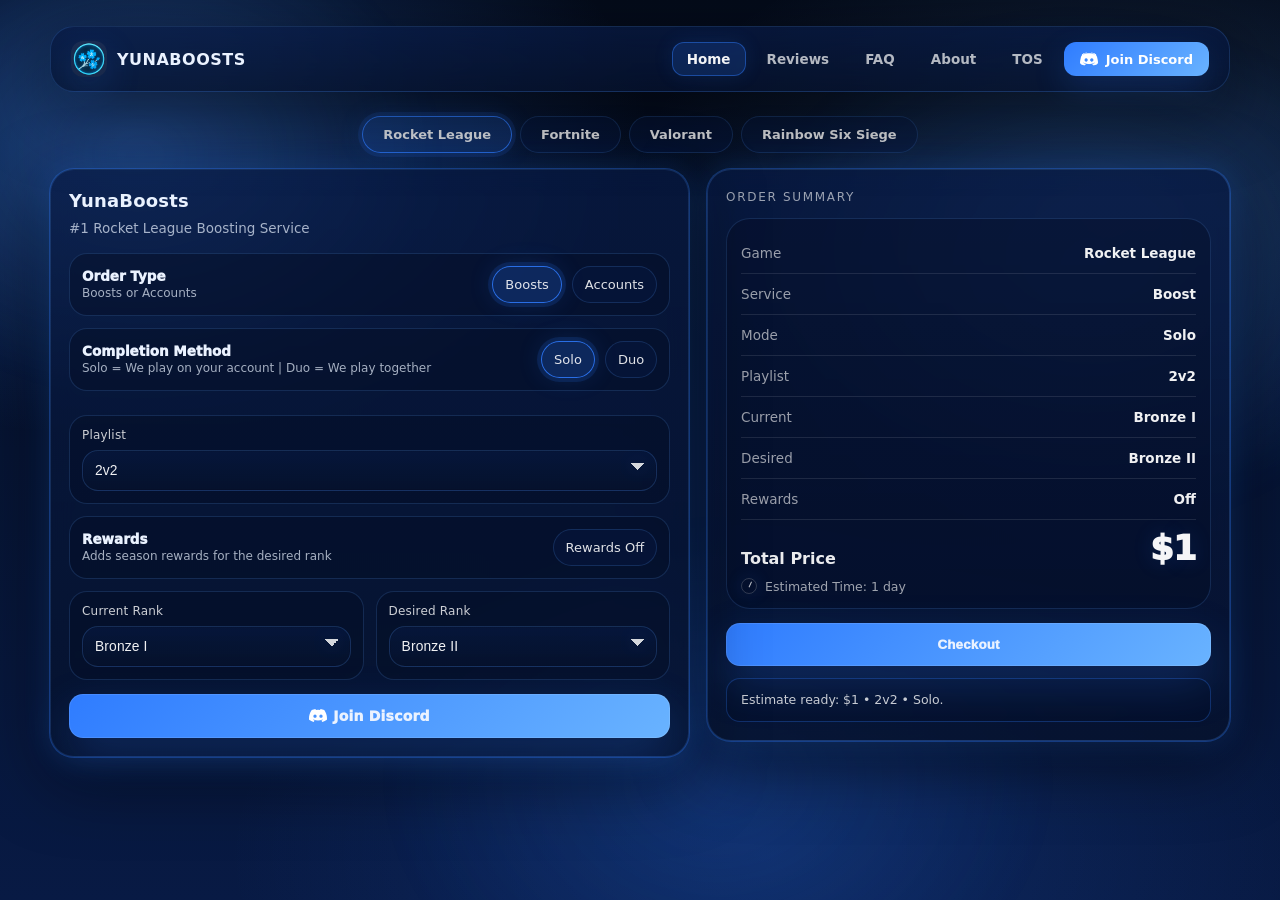
<file: index.html>
<!doctype html>
<html lang="en">
<head>
  <meta charset="UTF-8" />
  <meta name="viewport" content="width=device-width, initial-scale=1.0"/>
  <title>YunaBoosts - Home</title>
  <meta name="description" content="YunaBoosts - Premium Game Boosting" />
  <meta name="nav-depth" content="0">

  <!-- Open Graph / Discord Embed -->
  <meta property="og:type" content="website" />
  <meta property="og:title" content="YunaBoosts - Premium Game Boosting" />
  <meta property="og:description" content="The #1 multi-game boosting service. Top-tier boosters, unbeatable prices, and a 0% ban rate." />
  <meta property="og:image" content="banner.png" />
  <meta name="twitter:card" content="summary_large_image" />
  <meta name="twitter:image" content="banner.png" />
  <meta name="theme-color" content="#2f7cff" />

  <link rel="icon" type="image/png" href="logo.png" />
  <link rel="apple-touch-icon" href="logo.png" />
  <link rel="stylesheet" href="shared/styles.css">

  <style>
    :root{ color-scheme: dark; }
    :root{
      --bg0:#040b1a;
      --bg1:#061433;
      --bg2:#081a44;

      --text:#eaf2ff;
      --muted: rgba(234,242,255,.70);

      --brand:#2f7cff;
      --brand2:#69b3ff;

      --shadow: 0 20px 70px rgba(0,0,0,.55);
      --glow: 0 0 0 1px rgba(47,124,255,.35), 0 0 34px rgba(47,124,255,.24);

      --radius: 18px;
      --radius2: 24px;
    }

    *{ box-sizing:border-box; }
    html,body{ height:100%; }
    body{
      margin:0;
      color:var(--text);
      font-family: ui-sans-serif, system-ui, -apple-system, Segoe UI, Roboto, Helvetica, Arial;
      background: var(--bg0);
      background-image:
        radial-gradient(900px 520px at 10% 15%, rgba(47,124,255,.34), transparent 58%),
        radial-gradient(900px 520px at 88% 22%, rgba(105,179,255,.18), transparent 55%),
        radial-gradient(900px 520px at 60% 95%, rgba(47,124,255,.16), transparent 60%),
        linear-gradient(180deg, #040b1a, #061433, #081a44);
      background-attachment: fixed;
      background-size: 100% 100%;
      background-repeat: no-repeat;
      overflow-x:hidden;
    }

    .bg-orb{
      position:fixed; inset:-140px;
      background:
        radial-gradient(520px 420px at 18% 25%, rgba(105,179,255,.16), transparent 60%),
        radial-gradient(560px 440px at 78% 35%, rgba(47,124,255,.20), transparent 62%),
        radial-gradient(560px 440px at 55% 78%, rgba(47,124,255,.16), transparent 62%);
      filter: blur(10px);
      opacity:.95;
      pointer-events:none;
      animation: drift 16s ease-in-out infinite;
    }
    @keyframes drift{
      0%,100% { transform: translate3d(0,0,0) scale(1); }
      50% { transform: translate3d(16px,-10px,0) scale(1.02); }
    }

    .container{
      width:min(1180px, calc(100% - 40px));
      margin:0 auto;
      padding: 26px 0 56px;
      position:relative;
      z-index:1;
    }

    header{
      display:flex;
      align-items:center;
      justify-content:space-between;
      gap:16px;
      padding: 6px 0 18px;
    }
    .brand{
      display:flex;
      align-items:center;
      gap:12px;
      user-select:none;
      min-width: 220px;
    }
    .logo{
      width:44px; height:44px;
      border-radius: 16px;
      overflow:hidden;
      box-shadow: 0 18px 50px rgba(47,124,255,.22), 0 0 0 1px rgba(255,255,255,.10) inset;
      background: rgba(255,255,255,.06);
      flex: 0 0 auto;
    }
    .logo img{ width:100%; height:100%; object-fit:cover; display:block; transform: scale(1.02); }
    .brand h1{
      margin:0;
      font-size: 18px;
      letter-spacing:.5px;
      text-transform:uppercase;
      color: rgba(255,255,255,.95);
      line-height:1.1;
    }

    .layout{
      display:grid;
      grid-template-columns: 1.1fr .9fr;
      gap: 18px;
      align-items:start;
    }

    .card{
      border:1px solid rgba(90,160,255,.18);
      background: linear-gradient(180deg, rgba(8, 26, 68, .72), rgba(6, 18, 45, .78));
      border-radius: var(--radius2);
      box-shadow: var(--shadow);
      backdrop-filter: blur(12px);
      position:relative;
    }
    .card .edge-glow{
      position:absolute; inset:-1px;
      border-radius: inherit;
      pointer-events:none;
      box-shadow: var(--glow);
      opacity:.95;
    }

    .calc{ padding: 18px; overflow: visible; position:relative; z-index:2; }
    .calc h2{ margin: 2px 0 8px; font-size: 18px; letter-spacing:.2px; }
    .calc p{ margin:0 0 14px; color: var(--muted); font-size: 13.5px; line-height:1.45; }

    .grid{
      display:grid;
      grid-template-columns: 1fr 1fr;
      gap: 12px;
    }
    .span-2{ grid-column: 1 / -1; }

    .field{
      display:flex;
      flex-direction:column;
      gap: 8px;
      padding: 12px;
      border-radius: var(--radius);
      border:1px solid rgba(90,160,255,.18);
      background: rgba(5, 14, 36, .45);
      transition: transform .18s ease, border-color .18s ease, background .18s ease, box-shadow .18s ease;
      position:relative;
      overflow: visible;
      z-index:0;
    }
    .field:hover{
      transform: translateY(-1px);
      border-color: rgba(90,160,255,.35);
      background: rgba(5, 14, 36, .55);
      box-shadow: 0 18px 55px rgba(0,0,0,.25);
    }
    .field.field-open{
      z-index: 30000;
      transform: none;
    }

    label{
      font-size: 12px;
      color: rgba(255,255,255,.80);
      letter-spacing:.2px;
    }

    .input, .textarea{
      width:100%;
      border-radius: 16px;
      padding: 12px 12px;
      border: 1px solid rgba(90,160,255,.20);
      background: linear-gradient(180deg, rgba(8,26,68,.60), rgba(6,18,45,.66));
      color: rgba(255,255,255,.94);
      font-size: 13.8px;
      letter-spacing:.15px;
      outline:none;
      box-shadow: 0 0 0 1px rgba(0,0,0,.05) inset;
      transition: border-color .18s ease, box-shadow .18s ease, transform .18s ease;
    }
    .input:hover, .textarea:hover{ border-color: rgba(90,160,255,.42); transform: translateY(-1px); }
    .input:focus, .textarea:focus{
      border-color: rgba(47,124,255,.80);
      box-shadow: 0 0 0 4px rgba(47,124,255,.18), 0 0 28px rgba(47,124,255,.16);
      transform:none;
    }
    .textarea{ min-height: 110px; resize: vertical; }

    select.native-hidden{
      position:absolute;
      opacity:0;
      pointer-events:none;
      width:1px; height:1px;
    }

    .cs{ position:relative; z-index:1; }
    .cs.open{ z-index: 31000; }

    .cs-btn{
      width:100%;
      text-align:left;
      border-radius: 16px;
      padding: 12px 42px 12px 12px;
      border: 1px solid rgba(90,160,255,.20);
      background: linear-gradient(180deg, rgba(8,26,68,.60), rgba(6,18,45,.66));
      color: rgba(255,255,255,.94);
      font-size: 13.8px;
      letter-spacing:.15px;
      cursor:pointer;
      transition: border-color .18s ease, box-shadow .18s ease, transform .18s ease;
      outline:none;
      box-shadow: 0 0 0 1px rgba(0,0,0,.05) inset;
    }
    .cs-btn:hover{
      border-color: rgba(90,160,255,.42);
      transform: translateY(-1px);
    }
    .cs-btn:focus{
      border-color: rgba(47,124,255,.80);
      box-shadow: 0 0 0 4px rgba(47,124,255,.18), 0 0 28px rgba(47,124,255,.16);
    }

    .cs-caret{
      position:absolute;
      right: 12px;
      top: 50%;
      transform: translateY(-50%);
      width: 14px;
      height: 14px;
      opacity:.92;
      pointer-events:none;
      filter: drop-shadow(0 0 10px rgba(47,124,255,.30));
      background:
        linear-gradient(45deg, transparent 50%, rgba(255,255,255,.90) 50%),
        linear-gradient(135deg, rgba(255,255,255,.90) 50%, transparent 50%);
      background-position: 0 0, 7px 0;
      background-size: 7px 7px, 7px 7px;
      background-repeat:no-repeat;
    }

    .cs-menu{
      position:absolute;
      left:0; right:0;
      top: calc(100% + 8px);
      border-radius: 16px;
      border: 1px solid rgba(90,160,255,.26);
      background: linear-gradient(180deg, rgba(6,18,45,.98), rgba(8,26,68,.98));
      box-shadow: 0 24px 70px rgba(0,0,0,.65), 0 0 0 1px rgba(47,124,255,.10) inset;
      backdrop-filter: blur(14px);
      max-height: 280px;
      overflow:auto;
      z-index: 32000;
      padding: 6px;
      display:none;
    }
    .cs.open .cs-menu{ display:block; }

    .cs-opt{
      padding: 10px 10px;
      border-radius: 12px;
      cursor:pointer;
      color: rgba(255,255,255,.92);
      font-size: 13.5px;
      border: 1px solid transparent;
      transition: background .14s ease, border-color .14s ease, transform .14s ease;
      user-select:none;
    }
    .cs-opt:hover{
      background: rgba(47,124,255,.14);
      border-color: rgba(90,160,255,.22);
      transform: translateY(-1px);
    }
    .cs-opt[aria-selected="true"]{
      background: rgba(47,124,255,.22);
      border-color: rgba(47,124,255,.35);
      box-shadow: 0 0 0 3px rgba(47,124,255,.14);
    }
    .cs-opt.disabled{
      opacity: .40;
      cursor: not-allowed;
      background: transparent;
      border-color: transparent;
      transform: none;
    }
    .cs-opt.disabled:hover{
      background: transparent;
      border-color: transparent;
      transform: none;
    }

    .seg{
      display:flex;
      gap:10px;
      padding: 12px;
      border-radius: var(--radius);
      border:1px solid rgba(90,160,255,.18);
      background: rgba(5, 14, 36, .45);
      align-items:center;
      justify-content:space-between;
    }
    .toggle{ display:flex; gap:10px; }
    .btn{
      cursor:pointer;
      user-select:none;
      padding: 10px 12px;
      border-radius: 999px;
      font-size: 13px;
      border:1px solid rgba(90,160,255,.18);
      background: rgba(8, 26, 68, .45);
      color: rgba(255,255,255,.88);
      transition: transform .16s ease, border-color .16s ease, background .16s ease, box-shadow .16s ease;
      display:flex; align-items:center; gap:8px;
    }
    .btn:hover{
      transform: translateY(-1px);
      border-color: rgba(90,160,255,.35);
      box-shadow: 0 14px 40px rgba(0,0,0,.22);
    }
    .btn.active{
      border-color: rgba(47,124,255,.85);
      background: rgba(47,124,255,.22);
      box-shadow: 0 0 0 4px rgba(47,124,255,.14), 0 0 26px rgba(47,124,255,.16);
    }

    .discord-cta{ margin-top: 14px; display:flex; gap: 10px; }
    .discord-btn{
      width:100%;
      cursor:pointer;
      border:none;
      border-radius: 14px;
      padding: 14px 14px;
      font-weight: 950;
      letter-spacing:.2px;
      color: #eaf2ff;
      background: linear-gradient(135deg, rgba(47,124,255,1), rgba(105,179,255,1));
      box-shadow: 0 18px 46px rgba(47,124,255,.22), 0 0 0 1px rgba(255,255,255,.10) inset;
      transition: transform .16s ease, box-shadow .16s ease, filter .16s ease;
      text-align:center;
    }
    .discord-btn:hover{
      transform: translateY(-1px);
      filter: brightness(1.05);
      box-shadow: 0 22px 60px rgba(47,124,255,.26), 0 0 0 1px rgba(255,255,255,.12) inset;
    }
    .discord-btn:active{ transform: translateY(0px) scale(.99); }

    .checkout{
      padding: 18px;
      position:sticky;
      top: 16px;
      overflow: visible;
      background: linear-gradient(180deg, rgba(8,26,68,.78), rgba(6,18,45,.84));
      border-color: rgba(90,160,255,.22);
      z-index:1;
    }
    .checkout-title{
      font-size: 12px;
      letter-spacing: .14em;
      text-transform: uppercase;
      color: rgba(255,255,255,.60);
      margin: 2px 0 14px;
    }
    .sum{
      border-radius: var(--radius2);
      border: 1px solid rgba(90,160,255,.18);
      background: rgba(5, 14, 36, .42);
      padding: 14px;
    }
    .sum-row{
      display:flex;
      align-items:center;
      justify-content:space-between;
      gap:14px;
      padding: 12px 0;
      border-bottom: 1px solid rgba(255,255,255,.10);
      font-size: 13.5px;
    }
    .sum-row:last-of-type{ border-bottom:none; }
    .sum-left{ color: rgba(255,255,255,.60); }
    .sum-right{
      color: rgba(255,255,255,.94);
      font-weight: 800;
      text-align:right;
      white-space:nowrap;
    }
    .sum-divider{ height: 1px; background: rgba(255,255,255,.14); margin: 14px 0; }

    .total-wrap{
      display:flex;
      justify-content:space-between;
      align-items:flex-end;
      gap: 16px;
      padding-top: 8px;
    }
    .total-wrap .label{
      color: rgba(255,255,255,.92);
      font-weight: 900;
      font-size: 16px;
    }
    .total-wrap .price{
      font-size: 34px;
      font-weight: 950;
      letter-spacing:-.6px;
      color: rgba(255,255,255,.96);
      text-shadow: 0 0 22px rgba(47,124,255,.16);
    }

    .eta{
      margin-top: 10px;
      color: rgba(255,255,255,.62);
      font-size: 12.5px;
      display:flex;
      align-items:center;
      gap: 8px;
    }
    .eta .clock{
      width: 16px; height:16px;
      border-radius: 99px;
      border: 1px solid rgba(255,255,255,.18);
      box-shadow: 0 0 18px rgba(47,124,255,.14);
      position:relative;
    }
    .eta .clock:after{
      content:"";
      position:absolute;
      left:50%; top:50%;
      width: 1px; height: 6px;
      background: rgba(255,255,255,.74);
      transform: translate(-50%,-80%) rotate(25deg);
      transform-origin: bottom;
    }

    .cta{ margin-top: 14px; display:flex; flex-direction:column; gap:10px; }

    .primary{
      cursor:pointer;
      border:none;
      border-radius: 14px;
      padding: 14px 14px;
      font-weight: 950;
      letter-spacing:.2px;
      color: #eaf2ff;
      background: linear-gradient(135deg, rgba(47,124,255,1), rgba(105,179,255,1));
      box-shadow: 0 18px 46px rgba(47,124,255,.22), 0 0 0 1px rgba(255,255,255,.10) inset;
      transition: transform .16s ease, box-shadow .16s ease, filter .16s ease;
    }
    .primary:hover{
      transform: translateY(-1px);
      filter: brightness(1.05);
      box-shadow: 0 22px 60px rgba(47,124,255,.26), 0 0 0 1px rgba(255,255,255,.12) inset;
    }
    .primary:active{ transform: translateY(0px) scale(.99); }
    .primary:disabled{ opacity:.55; cursor:not-allowed; filter:saturate(.8); box-shadow:none; }

    .status{
      margin-top: 12px;
      padding: 12px 14px;
      border-radius: 14px;
      border: 1px solid rgba(90,160,255,.18);
      background: rgba(5, 14, 36, .35);
      color: rgba(255,255,255,.78);
      font-size: 12.5px;
      line-height:1.45;
    }
    .status.ok{ border-color: rgba(47,124,255,.30); }
    .status.bad{ border-color: rgba(255,90,122,.28); }

    footer{
      margin-top: 18px;
      color: rgba(234,242,255,.55);
      font-size: 12px;
      line-height:1.5;
      text-align:center;
    }


    .check-grid{
      display:grid;
      grid-template-columns: 1fr 1fr;
      gap: 10px;
      margin-top: 2px;
    }
    .check-item{
      position:relative;
      display:block;
      cursor:pointer;
    }
    .check-item input{
      position:absolute;
      opacity:0;
      pointer-events:none;
    }
    .check-pill{
      border-radius: 18px;
      border:1px solid rgba(90,160,255,.18);
      background: rgba(5, 14, 36, .45);
      padding: 12px 12px 12px 42px;
      min-height: 72px;
      display:flex;
      flex-direction:column;
      justify-content:center;
      gap: 4px;
      transition: transform .16s ease, border-color .16s ease, background .16s ease, box-shadow .16s ease;
      position:relative;
    }
    .check-pill:hover{
      transform: translateY(-1px);
      border-color: rgba(90,160,255,.35);
      box-shadow: 0 14px 40px rgba(0,0,0,.22);
      background: rgba(8, 26, 68, .52);
    }
    .check-pill::before{
      content:"";
      position:absolute;
      left: 14px;
      top: 50%;
      width: 16px;
      height: 16px;
      border-radius: 5px;
      border:1px solid rgba(90,160,255,.40);
      background: rgba(8, 26, 68, .58);
      transform: translateY(-50%);
      box-shadow: 0 0 0 1px rgba(0,0,0,.05) inset;
      transition: border-color .16s ease, background .16s ease, box-shadow .16s ease;
    }
    .check-pill::after{
      content:"\2713";
      position:absolute;
      left: 18px;
      top: 50%;
      transform: translateY(-56%) scale(.75);
      opacity:0;
      color: rgba(255,255,255,.95);
      font-size: 12px;
      font-weight: 900;
      transition: opacity .16s ease, transform .16s ease;
      text-shadow: 0 0 14px rgba(47,124,255,.24);
    }
    .check-item input:checked + .check-pill{
      border-color: rgba(47,124,255,.85);
      background: rgba(47,124,255,.18);
      box-shadow: 0 0 0 4px rgba(47,124,255,.12), 0 0 26px rgba(47,124,255,.16);
    }
    .check-item input:checked + .check-pill::before{
      border-color: rgba(47,124,255,.85);
      background: rgba(47,124,255,.50);
      box-shadow: 0 0 0 4px rgba(47,124,255,.12);
    }
    .check-item input:checked + .check-pill::after{
      opacity:1;
      transform: translateY(-56%) scale(1);
    }
    .check-name{
      font-size: 13.5px;
      font-weight: 900;
      color: rgba(255,255,255,.95);
      line-height:1.2;
    }
    .check-price{
      font-size: 12px;
      color: var(--muted);
      line-height:1.2;
    }

    @media (max-width: 980px){
      .layout{ grid-template-columns: 1fr; }
      .checkout{ position:relative; top:auto; }
    }
    @media (max-width: 720px){
      .grid{ grid-template-columns: 1fr; }
      header{ flex-direction:column; align-items:flex-start; }
    }

    .game-selector{
      display:flex; gap:8px; margin-bottom:16px; justify-content:center; flex-wrap:wrap;
    }
    .game-btn{
      cursor:pointer; user-select:none; padding:10px 20px; border-radius:999px;
      font-size:13px; font-weight:800; border:1px solid rgba(90,160,255,.18);
      background:rgba(8,26,68,.45); color:rgba(255,255,255,.88);
      transition: transform .16s ease, border-color .16s ease, background .16s ease, box-shadow .16s ease;
      white-space:nowrap;
    }
    .game-btn:hover{
      transform:translateY(-1px); border-color:rgba(90,160,255,.35);
      box-shadow:0 14px 40px rgba(0,0,0,.22);
    }
    .game-btn.active{
      border-color:rgba(47,124,255,.85); background:rgba(47,124,255,.22);
      box-shadow:0 0 0 4px rgba(47,124,255,.14), 0 0 26px rgba(47,124,255,.16);
    }
    .game-panel{ display:none; }
    .game-panel.active{ display:block; }
  </style>
</head>
<body>
  <div class="bg-orb"></div>

  <div class="container">

    <div class="game-selector">
      <div class="game-btn active" data-game="rl">Rocket League</div>
      <div class="game-btn" data-game="fortnite">Fortnite</div>
      <div class="game-btn" data-game="valorant">Valorant</div>
      <div class="game-btn" data-game="r6">Rainbow Six Siege</div>
    </div>

    <section class="layout">
      <div class="card calc">
        <div class="edge-glow" aria-hidden="true"></div>
        <h2>YunaBoosts</h2>
        <p id="calcSubtitle">#1 Rocket League Boosting Service</p>

        <div id="rlPanel" class="game-panel active">
        <div class="seg" style="margin-bottom:12px;">
          <div>
            <div style="font-weight:950; font-size:13.5px;">Order Type</div>
            <div style="color:var(--muted); font-size:12px; margin-top:2px;">Boosts or Accounts</div>
          </div>
          <div class="toggle" role="tablist" aria-label="Order Type">
            <div class="btn active" id="boostsBtn" role="tab" tabindex="0" aria-selected="true">Boosts</div>
            <div class="btn" id="accountsBtn" role="tab" tabindex="0" aria-selected="false">Accounts</div>
          </div>
        </div>

        <div id="boostsPanel">
          <div class="seg">
            <div>
              <div style="font-weight:950; font-size:13.5px;">Completion Method</div>
              <div style="color:var(--muted); font-size:12px; margin-top:2px;">Solo = We play on your account | Duo = We play together</div>
            </div>
            <div class="toggle" role="tablist" aria-label="Completion Method">
              <div class="btn active" id="soloBtn" role="tab" tabindex="0" aria-selected="true">Solo</div>
              <div class="btn" id="duoBtn" role="tab" tabindex="0" aria-selected="false">Duo</div>
            </div>
          </div>

          <div style="height:12px"></div>

          <div class="field" id="regionField" style="display:none;">
            <label>Region (Duo Only)</label>
            <select id="region" class="native-hidden" aria-label="Region"></select>
            <div class="cs" data-for="region" id="csRegion">
              <button type="button" class="cs-btn" aria-haspopup="listbox" aria-expanded="false"></button>
              <span class="cs-caret" aria-hidden="true"></span>
              <div class="cs-menu" role="listbox"></div>
            </div>
          </div>

          <div style="height:12px"></div>

          <div class="field">
            <label>Playlist</label>
            <select id="playlist" class="native-hidden" aria-label="Playlist"></select>
            <div class="cs" data-for="playlist" id="csPlaylist">
              <button type="button" class="cs-btn" aria-haspopup="listbox" aria-expanded="false"></button>
              <span class="cs-caret" aria-hidden="true"></span>
              <div class="cs-menu" role="listbox"></div>
            </div>
          </div>

          <div style="height:12px"></div>

          <div class="seg" id="boostRewardsSeg">
            <div>
              <div style="font-weight:950; font-size:13.5px;">Rewards</div>
              <div style="color:var(--muted); font-size:12px; margin-top:2px;">Adds season rewards for the desired rank</div>
            </div>
            <div class="toggle">
              <div class="btn" id="rewardsToggleBtn" role="switch" tabindex="0" aria-checked="false">Rewards Off</div>
            </div>
          </div>

          <div style="height:12px"></div>

          <div class="grid" id="rankGrid">
            <div class="field">
              <label>Current Rank</label>
              <select id="rankCurrent" class="native-hidden" aria-label="Current Rank"></select>
              <div class="cs" data-for="rankCurrent" id="csRankCurrent">
                <button type="button" class="cs-btn" aria-haspopup="listbox" aria-expanded="false"></button>
                <span class="cs-caret" aria-hidden="true"></span>
                <div class="cs-menu" role="listbox"></div>
              </div>
            </div>

            <div class="field">
              <label>Desired Rank</label>
              <select id="rankDesired" class="native-hidden" aria-label="Desired Rank"></select>
              <div class="cs" data-for="rankDesired" id="csRankDesired">
                <button type="button" class="cs-btn" aria-haspopup="listbox" aria-expanded="false"></button>
                <span class="cs-caret" aria-hidden="true"></span>
                <div class="cs-menu" role="listbox"></div>
              </div>
            </div>
          </div>

          <div class="field" id="sslTargetField" style="display:none; margin-top:12px;">
            <label>SSL Target MMR</label>
            <input class="input" id="sslTargetMmr" type="number" inputmode="numeric" min="1875" max="2100" placeholder="Enter desired SSL MMR (1875-2100)" />
            <div style="margin-top:8px; color:var(--muted); font-size:12px;">Leave blank for base SSL at 1875 MMR. Rewards can be added with the Rewards toggle.</div>
          </div>

          <div class="grid" id="sslBothField" style="display:none; margin-top:12px;">
            <div class="field">
              <label>Current SSL MMR</label>
              <input class="input" id="sslCurrentMmr" type="number" inputmode="numeric" min="1850" max="2100" placeholder="1850-2100" />
            </div>
            <div class="field">
              <label>Desired SSL MMR</label>
              <input class="input" id="sslDesiredMmr" type="number" inputmode="numeric" min="1875" max="2100" placeholder="1875-2100" />
            </div>
          </div>

          <div class="field" id="tournamentField" style="display:none; margin-top:12px;">
            <label>Tournament Goal</label>
            <select id="tournamentTarget" class="native-hidden" aria-label="Tournament Goal"></select>
            <div class="cs" data-for="tournamentTarget" id="csTournamentTarget">
              <button type="button" class="cs-btn" aria-haspopup="listbox" aria-expanded="false"></button>
              <span class="cs-caret" aria-hidden="true"></span>
              <div class="cs-menu" role="listbox"></div>
            </div>
          </div>

          <div class="field" id="customField" style="display:none; margin-top:12px;">
            <label>Custom Request</label>
            <textarea class="textarea" id="customDetails" placeholder="Type what you want (custom orders are quoted in Discord)."></textarea>
            <div style="margin-top:8px; color:var(--muted); font-size:12px;">Price and time will be shown as TBD.</div>
          </div>
        </div>

        <div id="accountsPanel" style="display:none;">
          <div class="field">
            <label>Select Account</label>
            <select id="accountSelect" class="native-hidden" aria-label="Account"></select>
            <div class="cs" data-for="accountSelect" id="csAccountSelect">
              <button type="button" class="cs-btn" aria-haspopup="listbox" aria-expanded="false"></button>
              <span class="cs-caret" aria-hidden="true"></span>
              <div class="cs-menu" role="listbox"></div>
            </div>
          </div>

          <div class="field" id="customAccountField" style="display:none; margin-top:12px;">
            <label>Custom Account</label>
            <div class="check-grid" id="customAccountOptions">
              <label class="check-item">
                <input type="checkbox" class="custom-account-option" value="ssl_2v2" />
                <div class="check-pill">
                  <div class="check-name">SSL in 2v2</div>
                  <div class="check-price">$20</div>
                </div>
              </label>
              <label class="check-item">
                <input type="checkbox" class="custom-account-option" value="ssl_3v3" />
                <div class="check-pill">
                  <div class="check-name">SSL in 3v3</div>
                  <div class="check-price">$30</div>
                </div>
              </label>
              <label class="check-item">
                <input type="checkbox" class="custom-account-option" value="ssl_snowday" />
                <div class="check-pill">
                  <div class="check-name">SSL in Snowday</div>
                  <div class="check-price">$30</div>
                </div>
              </label>
              <label class="check-item">
                <input type="checkbox" class="custom-account-option" value="ssl_rewards" />
                <div class="check-pill">
                  <div class="check-name">SSL Rewards</div>
                  <div class="check-price">$10</div>
                </div>
              </label>
              <label class="check-item">
                <input type="checkbox" class="custom-account-option" value="ssl_title" />
                <div class="check-pill">
                  <div class="check-name">SSL Title</div>
                  <div class="check-price">$15</div>
                </div>
              </label>
              <label class="check-item">
                <input type="checkbox" class="custom-account-option" value="pink_ssl_title" />
                <div class="check-pill">
                  <div class="check-name">Pink SSL Title</div>
                  <div class="check-price">$40</div>
                </div>
              </label>
              <label class="check-item">
                <input type="checkbox" class="custom-account-option" value="gc2_1v1" />
                <div class="check-pill">
                  <div class="check-name">GC2 in 1v1</div>
                  <div class="check-price">$15</div>
                </div>
              </label>
              <label class="check-item">
                <input type="checkbox" class="custom-account-option" value="gc2_rumble" />
                <div class="check-pill">
                  <div class="check-name">GC2 in Rumble</div>
                  <div class="check-price">$15</div>
                </div>
              </label>
              <label class="check-item">
                <input type="checkbox" class="custom-account-option" value="d1_hoops" />
                <div class="check-pill">
                  <div class="check-name">Diamond I in Hoops</div>
                  <div class="check-price">$10</div>
                </div>
              </label>
              <label class="check-item">
                <input type="checkbox" class="custom-account-option" value="d1_heatseeker" />
                <div class="check-pill">
                  <div class="check-name">Diamond I in Heatseeker</div>
                  <div class="check-price">$10</div>
                </div>
              </label>
            </div>
            <div style="margin-top:10px; color:var(--muted); font-size:12px;">Check everything you want on the account. The price updates instantly.</div>
          </div>

          <div class="field" style="margin-top:12px;">
            <label>Info</label>
            <div style="color:rgba(255,255,255,.88); font-size:13.5px; line-height:1.45;">
              Images available in Discord - open a ticket to view account images and purchase.
            </div>
          </div>
        </div>
        </div>

        <div id="fortnitePanel" class="game-panel">
          <div class="seg" style="margin-bottom:12px;">
            <div>
              <div style="font-weight:950; font-size:13.5px;">Service Type</div>
              <div style="color:var(--muted); font-size:12px; margin-top:2px;">Rank Boosting or PR Boosting</div>
            </div>
            <div class="toggle">
              <div class="btn active" id="fnRankBtn" tabindex="0">Rank Boosting</div>
              <div class="btn" id="fnPrBtn" tabindex="0">PR Boosting</div>
            </div>
          </div>

          <div id="fnRankPanel">
            <div class="seg" style="margin-bottom:12px;">
              <div>
                <div style="font-weight:950; font-size:13.5px;">Completion Method</div>
                <div style="color:var(--muted); font-size:12px; margin-top:2px;">Solo = We play on your account | Duo = We play together</div>
              </div>
              <div class="toggle">
                <div class="btn active" id="fnSoloBtn" tabindex="0">Solo</div>
                <div class="btn" id="fnDuoBtn" tabindex="0">Duo</div>
              </div>
            </div>

            <div class="field" style="margin-bottom:12px;">
              <label>Game Mode</label>
              <select id="fnMode" class="native-hidden" aria-label="Game Mode"></select>
              <div class="cs" data-for="fnMode" id="csFnMode">
                <button type="button" class="cs-btn" aria-haspopup="listbox" aria-expanded="false"></button>
                <span class="cs-caret" aria-hidden="true"></span>
                <div class="cs-menu" role="listbox"></div>
              </div>
            </div>

            <div class="field" id="fnRegionField" style="margin-bottom:12px; display:none;">
              <label>Region (Duo Only)</label>
              <select id="fnRegion" class="native-hidden" aria-label="Region"></select>
              <div class="cs" data-for="fnRegion" id="csFnRegion">
                <button type="button" class="cs-btn" aria-haspopup="listbox" aria-expanded="false"></button>
                <span class="cs-caret" aria-hidden="true"></span>
                <div class="cs-menu" role="listbox"></div>
              </div>
            </div>

            <div class="grid">
              <div class="field">
                <label>Current Rank</label>
                <select id="fnCurrent" class="native-hidden" aria-label="Current Rank"></select>
                <div class="cs" data-for="fnCurrent" id="csFnCurrent">
                  <button type="button" class="cs-btn" aria-haspopup="listbox" aria-expanded="false"></button>
                  <span class="cs-caret" aria-hidden="true"></span>
                  <div class="cs-menu" role="listbox"></div>
                </div>
              </div>
              <div class="field">
                <label>Desired Rank</label>
                <select id="fnDesired" class="native-hidden" aria-label="Desired Rank"></select>
                <div class="cs" data-for="fnDesired" id="csFnDesired">
                  <button type="button" class="cs-btn" aria-haspopup="listbox" aria-expanded="false"></button>
                  <span class="cs-caret" aria-hidden="true"></span>
                  <div class="cs-menu" role="listbox"></div>
                </div>
              </div>
            </div>
            <div class="field" id="fnCompletionField" style="display:none; margin-top:12px;">
              <label>Current Completion % (0–99)</label>
              <input class="input" id="fnCompletion" type="number" inputmode="numeric" min="0" max="99" placeholder="0–99%" />
              <div style="color:var(--muted); font-size:12px; margin-top:4px;">How far through your current rank division you are</div>
            </div>
          </div>

          <div id="fnPrPanel" style="display:none;">
            <div class="field">
              <label>PR Points Desired</label>
              <input class="input" id="fnPrPoints" type="number" inputmode="numeric" min="10" step="10" placeholder="e.g. 100" />
              <div style="color:var(--muted); font-size:12px; margin-top:4px;">$0.10 per PR point (increments of 10) &bull; Solo only (we log into your account)</div>
            </div>
            <div class="status bad" style="margin-top:12px;">
              <strong>Requirements for PR Boosting:</strong><br/>
              &bull; Account must have 14 out of 14 events played<br/>
              &bull; 2FA must be enabled<br/>
              &bull; Account must be eligible to play prize money tournaments<br/>
              <br/>If your account does not meet these requirements, PR boosting cannot be done.
            </div>
          </div>
        </div>

        <div id="valorantPanel" class="game-panel">
          <div class="seg" style="margin-bottom:12px;">
            <div>
              <div style="font-weight:950; font-size:13.5px;">Completion Method</div>
              <div style="color:var(--muted); font-size:12px; margin-top:2px;">Solo = We play on your account | Duo = We play together</div>
            </div>
            <div class="toggle">
              <div class="btn active" id="valSoloBtn" tabindex="0">Solo</div>
              <div class="btn" id="valDuoBtn" tabindex="0">Duo</div>
            </div>
          </div>

          <div class="field" style="margin-bottom:12px;">
            <label>Region</label>
            <select id="valRegion" class="native-hidden" aria-label="Region"></select>
            <div class="cs" data-for="valRegion" id="csValRegion">
              <button type="button" class="cs-btn" aria-haspopup="listbox" aria-expanded="false"></button>
              <span class="cs-caret" aria-hidden="true"></span>
              <div class="cs-menu" role="listbox"></div>
            </div>
          </div>

          <div class="grid">
            <div class="field">
              <label>Current Rank</label>
              <select id="valCurrent" class="native-hidden" aria-label="Current Rank"></select>
              <div class="cs" data-for="valCurrent" id="csValCurrent">
                <button type="button" class="cs-btn" aria-haspopup="listbox" aria-expanded="false"></button>
                <span class="cs-caret" aria-hidden="true"></span>
                <div class="cs-menu" role="listbox"></div>
              </div>
            </div>
            <div class="field">
              <label>Desired Rank</label>
              <select id="valDesired" class="native-hidden" aria-label="Desired Rank"></select>
              <div class="cs" data-for="valDesired" id="csValDesired">
                <button type="button" class="cs-btn" aria-haspopup="listbox" aria-expanded="false"></button>
                <span class="cs-caret" aria-hidden="true"></span>
                <div class="cs-menu" role="listbox"></div>
              </div>
            </div>
          </div>

          <div class="grid" style="margin-top:12px;">
            <div class="field" id="valCurRrField">
              <label id="valCurRrLabel">Current RR (0–99)</label>
              <input class="input" id="valCurrentRr" type="number" inputmode="numeric" min="0" max="99" placeholder="e.g. 50" />
            </div>
            <div class="field" id="valDesRrField">
              <label id="valDesRrLabel">Desired RR (0–99)</label>
              <input class="input" id="valDesiredRr" type="number" inputmode="numeric" min="0" max="99" value="0" placeholder="0" />
            </div>
          </div>

          <div id="valRrFields" class="grid" style="margin-top:12px; display:none;">
            <div class="field">
              <label>Avg RR Gained per Win</label>
              <input class="input" id="valRrWin" type="number" inputmode="numeric" min="1" max="100" placeholder="e.g. 20" />
            </div>
            <div class="field">
              <label>Avg RR Lost per Loss</label>
              <input class="input" id="valRrLoss" type="number" inputmode="numeric" min="1" max="100" placeholder="e.g. 20" />
            </div>
          </div>
        </div>

        <div id="r6Panel" class="game-panel">
          <div class="seg" style="margin-bottom:12px;">
            <div>
              <div style="font-weight:950; font-size:13.5px;">Completion Method</div>
              <div style="color:var(--muted); font-size:12px; margin-top:2px;">Solo = We play on your account | Duo = We play together</div>
            </div>
            <div class="toggle">
              <div class="btn active" id="r6SoloBtn" tabindex="0">Solo</div>
              <div class="btn" id="r6DuoBtn" tabindex="0">Duo</div>
            </div>
          </div>

          <div class="grid">
            <div class="field">
              <label>Current Rank</label>
              <select id="r6Current" class="native-hidden" aria-label="Current Rank"></select>
              <div class="cs" data-for="r6Current" id="csR6Current">
                <button type="button" class="cs-btn" aria-haspopup="listbox" aria-expanded="false"></button>
                <span class="cs-caret" aria-hidden="true"></span>
                <div class="cs-menu" role="listbox"></div>
              </div>
            </div>
            <div class="field">
              <label>Desired Rank</label>
              <select id="r6Desired" class="native-hidden" aria-label="Desired Rank"></select>
              <div class="cs" data-for="r6Desired" id="csR6Desired">
                <button type="button" class="cs-btn" aria-haspopup="listbox" aria-expanded="false"></button>
                <span class="cs-caret" aria-hidden="true"></span>
                <div class="cs-menu" role="listbox"></div>
              </div>
            </div>
          </div>
          <div class="grid" style="margin-top:12px;">
            <div class="field">
              <label>Current RP</label>
              <input class="input" id="r6CurrentRp" type="number" inputmode="numeric" min="0" max="99" placeholder="e.g. 50" />
            </div>
            <div class="field">
              <label>Avg RP Gained per Win</label>
              <input class="input" id="r6RpWin" type="number" inputmode="numeric" min="1" max="200" placeholder="e.g. 30" />
            </div>
          </div>
          <div class="field" id="r6RegionField" style="margin-top:12px; display:none;">
            <label>Region (Duo Only)</label>
            <select id="r6Region" class="native-hidden" aria-label="Region"></select>
            <div class="cs" data-for="r6Region" id="csR6Region">
              <button type="button" class="cs-btn" aria-haspopup="listbox" aria-expanded="false"></button>
              <span class="cs-caret" aria-hidden="true"></span>
              <div class="cs-menu" role="listbox"></div>
            </div>
          </div>
        </div>

        <div class="discord-cta">
          <a href="https://discord.gg/7w2BWAHSma" target="_blank" class="discord-btn" id="joinDiscordBtn" style="display:inline-flex; align-items:center; justify-content:center; text-decoration:none; font-size:14px;"><img src="data:image/svg+xml,%3Csvg xmlns='http://www.w3.org/2000/svg' viewBox='0 0 127.14 96.36'%3E%3Cpath fill='%23fff' d='M107.7 8.07A105.15 105.15 0 0 0 81.47 0a72.06 72.06 0 0 0-3.36 6.83 97.68 97.68 0 0 0-29.11 0A72.37 72.37 0 0 0 45.64 0 105.89 105.89 0 0 0 19.39 8.09C2.79 32.65-1.71 56.6.54 80.21a105.73 105.73 0 0 0 32.17 16.15 77.7 77.7 0 0 0 6.89-11.11 68.42 68.42 0 0 1-10.85-5.18c.91-.66 1.8-1.34 2.66-2a75.57 75.57 0 0 0 64.32 0c.87.71 1.76 1.39 2.66 2a68.68 68.68 0 0 1-10.87 5.19 77 77 0 0 0 6.89 11.1 105.25 105.25 0 0 0 32.19-16.14c2.64-27.38-4.51-51.11-18.9-72.15ZM42.45 65.69C36.18 65.69 31 60 31 53.05s5-12.68 11.45-12.68S54 46.05 53.89 53.05s-5.05 12.64-11.44 12.64Zm42.24 0C78.41 65.69 73.25 60 73.25 53.05s5-12.68 11.44-12.68S96.23 46.05 96.12 53.05s-5 12.64-11.43 12.64Z'/%3E%3C/svg%3E" width="18" style="vertical-align:middle; margin-right:6px;" alt="Discord icon" />Join Discord</a>
        </div>
      </div>

      <aside class="card checkout">
        <div class="edge-glow" aria-hidden="true"></div>

        <div class="checkout-title">Order Summary</div>

        <div class="sum">
          <div class="sum-row">
            <div class="sum-left">Game</div>
            <div class="sum-right" id="sumGame">Rocket League</div>
          </div>

          <div class="sum-row" id="sumServiceRow">
            <div class="sum-left">Service</div>
            <div class="sum-right" id="sumService">Boost</div>
          </div>

          <div class="sum-row" id="sumModeRow">
            <div class="sum-left">Mode</div>
            <div class="sum-right" id="sumMode">Solo</div>
          </div>

          <div class="sum-row" id="sumPlaylistRow">
            <div class="sum-left" id="sumPlaylistLabel">Playlist</div>
            <div class="sum-right" id="sumPlaylist">2v2</div>
          </div>

          <div class="sum-row" id="sumStartRow">
            <div class="sum-left" id="sumStartLabel">Current</div>
            <div class="sum-right" id="sumStart">-</div>
          </div>

          <div class="sum-row" id="sumEndRow">
            <div class="sum-left" id="sumEndLabel">Desired</div>
            <div class="sum-right" id="sumEnd">-</div>
          </div>

          <div class="sum-row" id="sumRewardsRow" style="display:none;">
            <div class="sum-left">Rewards</div>
            <div class="sum-right" id="sumRewards">Off</div>
          </div>

          <div class="sum-row" id="sumMmrRow" style="display:none;">
            <div class="sum-left" id="sumMmrLabel">MMR</div>
            <div class="sum-right" id="sumMmr">-</div>
          </div>

          <div class="sum-row" id="sumRegionRow" style="display:none;">
            <div class="sum-left">Region</div>
            <div class="sum-right" id="sumRegion">-</div>
          </div>

          <div class="total-wrap">
            <div class="label">Total Price</div>
            <div class="price" id="sumPrice">$0</div>
          </div>

          <div class="eta">
            <div class="clock" aria-hidden="true"></div>
            <div id="etaText">Estimated Time: -</div>
          </div>
        </div>

        <div class="cta">
          <button class="primary" id="checkoutBtn" disabled>Checkout</button>
        </div>

        <div class="status" id="statusBox">Choose your options to generate a quote.</div>
      </aside>
    </section>

  </div>

<script src="shared/nav.js"></script>
<script>
  const DISCORD_URL = "https://discord.gg/7w2BWAHSma";

  const DUO_MULTIPLIER = 1.40;
  const EU_DUO_TOTAL_MULTIPLIER = 1.40;

  const PLAYLIST_MULTIPLIERS = {
    "1v1": 1.25,
    "2v2": 1.00,
    "3v3": 1.00,
    "rumble": 1.25,
    "hoops": 1.25,
    "snow day": 1.00,
    "heatseeker": 1.25,
  };

  const SSL_MMR_PRICE_PER_10 = 2;
  const DEFAULT_SSL_RULES = {
    baseMmr: 1875,
    currentMin: 1850,
    targetMin: 1875,
    maxMmr: 2100,
  };
  const SSL_RULES_BY_PLAYLIST = {
    "2v2": { baseMmr: 1875, currentMin: 1850, targetMin: 1875, maxMmr: 2200 },
    "3v3": { baseMmr: 1875, currentMin: 1850, targetMin: 1875, maxMmr: 2100 },
    "snow day": { baseMmr: 1275, currentMin: 1275, targetMin: 1275, maxMmr: 1400 },
  };
  const SSL_REWARDS_FEE = 10;

  const TOURNAMENT_PRICES = {
    "bronze": 5,
    "silver": 6,
    "gold": 7,
    "plat": 9,
    "diamond": 11,
    "champ": 13,
    "grand champ": 15,
    "ssl": 20,
    "3x ssl tournament winner": 50,
  };
  const TOURNAMENT_LABELS = {
    "bronze": "Bronze Tournament Winner",
    "silver": "Silver Tournament Winner",
    "gold": "Gold Tournament Winner",
    "plat": "Platinum Tournament Winner",
    "diamond": "Diamond Tournament Winner",
    "champ": "Champion Tournament Winner",
    "grand champ": "Grand Champion Tournament Winner",
    "ssl": "Supersonic Legend Tournament Winner",
    "3x ssl tournament winner": "3x SSL Tournament Winner",
  };

  const ranks = [
    "Bronze I","Bronze II","Bronze III",
    "Silver I","Silver II","Silver III",
    "Gold I","Gold II","Gold III",
    "Platinum I","Platinum II","Platinum III",
    "Diamond I","Diamond II","Diamond III",
    "Champion I","Champion II","Champion III",
    "Grand Champion I","Grand Champion II","Grand Champion III",
    "Supersonic Legend"
  ];
  const SSL_IDX = ranks.length - 1;
  const GC2_IDX = ranks.indexOf("Grand Champion II");

  const GC2_CAP_PLAYLISTS = new Set(["1v1", "rumble"]);
  const DIAMOND1_CAP_PLAYLISTS = new Set(["hoops", "heatseeker"]);
  const DIAMOND1_IDX = ranks.indexOf("Diamond I");

  const ACCOUNTS = {
    "stacked_ranked_ready": { title: "Stacked Ranked Ready Account", price: 50, delivery_hours: 24 },
    "ranked_ready": { title: "Ranked Ready Account", price: 3, delivery_hours: 12 },
    "s21_ssl_2v2_no_rewards": { title: "S21 SSL 2v2 No Rewards", price: 20, delivery_hours: 24 },
    "s21_ssl_2v2_rewards": { title: "S21 SSL 2v2 + Rewards", price: 30, delivery_hours: 24 },
    "s21_ssl_2v2_3v3_no_rewards": { title: "S21 SSL 2v2 + 3v3 No Rewards", price: 45, delivery_hours: 48 },
    "s21_ssl_2v2_3v3_rewards": { title: "S21 SSL 2v2 + 3v3 + Rewards", price: 60, delivery_hours: 48 },
    "s21_ssl_2v2_3v3_rewards_ssl_title": { title: "S21 SSL 2v2 + 3v3 + Rewards + SSL Title", price: 75, delivery_hours: 72 },
    "s21_ssl_2v2_3v3_rewards_pink_ssl_title": { title: "S21 SSL 2v2 + 3v3 + Rewards + Pink SSL Title", price: 100, delivery_hours: 72 },
  };

  const CUSTOM_ACCOUNT_OPTIONS = {
    "ssl_2v2": { title: "SSL in 2v2", price: 20 },
    "ssl_3v3": { title: "SSL in 3v3", price: 30 },
    "ssl_snowday": { title: "SSL in Snowday", price: 30 },
    "ssl_rewards": { title: "SSL Rewards", price: 10 },
    "gc2_1v1": { title: "GC2 in 1v1", price: 15 },
    "gc2_rumble": { title: "GC2 in Rumble", price: 15 },
    "d1_hoops": { title: "Diamond I in Hoops", price: 10 },
    "d1_heatseeker": { title: "Diamond I in Heatseeker", price: 10 },
    "ssl_title": { title: "SSL Title", price: 15 },
    "pink_ssl_title": { title: "Pink SSL Title", price: 40 },
  };

  const TRANSITION_PRICES = [
    1, 1, 1, 2,
    2, 2, 3, 3,
    3, 4, 4, 4,
    5, 5, 5, 5,
    5, 5, 10,
    12, 18
  ];

  const FIRST_TIER_INDEX_BY_BASE = {
    "bronze": 0,
    "silver": 3,
    "gold": 6,
    "plat": 9,
    "diamond": 12,
    "champ": 15,
    "grand champ": 18,
  };

  const BASE_RANKS = ["bronze", "silver", "gold", "plat", "diamond", "champ", "grand champ", "ssl"];
  const SSL_ETA_BY_BASE = {
    "grand champ": 1,
    "champ": 2,
    "diamond": 3,
    "plat": 4,
    "gold": 5,
    "silver": 6,
    "bronze": 7,
    "ssl": 1,
  };

  // ===== FORTNITE DATA =====
  const FN_RANKS = ["Bronze I","Bronze II","Bronze III","Silver I","Silver II","Silver III","Gold I","Gold II","Gold III","Platinum I","Platinum II","Platinum III","Diamond I","Diamond II","Diamond III","Elite","Champion","Unreal"];
  const FN_PRICES = [1,1,1,1,1,1,1,1,1,1,1,1,2,2,2,2,5];
  const FN_FULL_ETA_DAYS = 5;

  // ===== VALORANT DATA =====
  const VAL_RANKS = ["Iron 1","Iron 2","Iron 3","Bronze 1","Bronze 2","Bronze 3","Silver 1","Silver 2","Silver 3","Gold 1","Gold 2","Gold 3","Platinum 1","Platinum 2","Platinum 3","Diamond 1","Diamond 2","Diamond 3","Ascendant 1","Ascendant 2","Ascendant 3","Immortal 1","Immortal 2","Immortal 3","Radiant"];
  const VAL_PRICES = [2,3,3,3,4,4,5,5,6,6,6,7,7,7,8,8,8,8,15,16,19,20,30,150];
  const VAL_IMM1_IDX = 21;
  const VAL_IMM_ETA_DAYS = 14;
  const VAL_FULL_ETA_DAYS = 30;

  // ===== RAINBOW SIX SIEGE DATA =====
  const R6_RANKS = ["Copper 5","Copper 4","Copper 3","Copper 2","Copper 1","Bronze 5","Bronze 4","Bronze 3","Bronze 2","Bronze 1","Silver 5","Silver 4","Silver 3","Silver 2","Silver 1","Gold 5","Gold 4","Gold 3","Gold 2","Gold 1","Platinum 5","Platinum 4","Platinum 3","Platinum 2","Platinum 1","Diamond 5","Diamond 4","Diamond 3","Diamond 2","Diamond 1","Champion"];
  const R6_PRICES = [1,1,1,1,1,1,1,1,2,2,2,2,2,2,3,3,3,3,3,3,3,4,4,5,6,6,7,8,9,10];
  const R6_FULL_ETA_DAYS = 14;
  const R6_DIAMOND_IDX = 25;
  const R6_RP_PER_DIV = 100;

  function baseOfRankIndex(idx){
    const name = ranks[idx] || "";
    if (name.startsWith("Bronze")) return "bronze";
    if (name.startsWith("Silver")) return "silver";
    if (name.startsWith("Gold")) return "gold";
    if (name.startsWith("Platinum")) return "plat";
    if (name.startsWith("Diamond")) return "diamond";
    if (name.startsWith("Champion") && !name.startsWith("Grand Champion")) return "champ";
    if (name.startsWith("Grand Champion")) return "grand champ";
    return "ssl";
  }

  function baseRankIndex(base){
    return BASE_RANKS.indexOf(base);
  }

  function playlistIsGc2Capped(pl){
    return GC2_CAP_PLAYLISTS.has((pl || "").toLowerCase());
  }

  function playlistIsDiamond1Capped(pl){
    return DIAMOND1_CAP_PLAYLISTS.has((pl || "").toLowerCase());
  }

  function getMaxRankIdx(pl){
    pl = (pl || "").toLowerCase();
    if (DIAMOND1_CAP_PLAYLISTS.has(pl)) return DIAMOND1_IDX;
    if (GC2_CAP_PLAYLISTS.has(pl)) return GC2_IDX;
    return SSL_IDX;
  }

  function ceilInt(n){
    return Math.ceil(n);
  }

  function calculateBasePrice(currentIdx, desiredIdx){
    if (desiredIdx <= currentIdx) throw new Error("Desired rank must be higher than current rank.");
    let total = 0;
    for (let i = currentIdx; i < desiredIdx; i++){
      total += (TRANSITION_PRICES[i] ?? 0);
    }
    return total;
  }

  function calculateSslToSslPrice(currentMmr, desiredMmr){
    const delta = desiredMmr - currentMmr;
    if (delta <= 0) throw new Error("Desired MMR must be higher than current MMR.");
    const steps = Math.ceil(delta / 10);
    return Math.max(1, steps * SSL_MMR_PRICE_PER_10);
  }

  function getSslRules(playlist){
    const pl = (playlist || "").toLowerCase();
    return SSL_RULES_BY_PLAYLIST[pl] || DEFAULT_SSL_RULES;
  }

  function calculateSslTargetExtraPrice(desiredMmr, baseMmr){
    if (desiredMmr <= baseMmr) return 0;
    const steps = Math.ceil((desiredMmr - baseMmr) / 10);
    return Math.max(0, steps * SSL_MMR_PRICE_PER_10);
  }

  function getRewardsFeeForDesiredRank(desiredIdx){
    const base = baseOfRankIndex(desiredIdx);
    if (base === "ssl") return SSL_REWARDS_FEE;
    const firstIdx = FIRST_TIER_INDEX_BY_BASE[base];
    return TRANSITION_PRICES[firstIdx] ?? 0;
  }

  function rewardsAvailableForSelection(currentIdx, desiredIdx, pl){
    if (["tournament", "custom"].includes((pl || "").toLowerCase())) return false;
    if (!Number.isInteger(currentIdx) || !Number.isInteger(desiredIdx)) return false;
    if (desiredIdx <= currentIdx) return false;
    if (currentIdx === SSL_IDX && desiredIdx === SSL_IDX) return false;
    return true;
  }

  function calculateFinalBoostPrice({ playlist, method, region, currentIdx, desiredIdx, currentMmr, desiredMmr, rewards }){
    const pl = (playlist || "").toLowerCase();
    const m  = (method || "solo").toLowerCase();
    const sslRules = getSslRules(pl);

    let basePrice = 0;
    let extraFee = 0;

    if (currentIdx === SSL_IDX && desiredIdx === SSL_IDX){
      if (currentMmr == null || desiredMmr == null) throw new Error("MMR required for SSL to higher SSL boost.");
      basePrice = calculateSslToSslPrice(currentMmr, desiredMmr);
    } else if (desiredIdx === SSL_IDX && currentIdx !== SSL_IDX){
      basePrice = calculateBasePrice(currentIdx, SSL_IDX);
      basePrice += calculateSslTargetExtraPrice(desiredMmr ?? sslRules.baseMmr, sslRules.baseMmr);
      if (rewards) extraFee = SSL_REWARDS_FEE;
    } else {
      basePrice = calculateBasePrice(currentIdx, desiredIdx);
      if (rewards) extraFee = getRewardsFeeForDesiredRank(desiredIdx);
    }

    let price = Number(basePrice);
    price *= (PLAYLIST_MULTIPLIERS[pl] ?? 1.0);

    if (m === "duo"){
      if ((region || "").toLowerCase().startsWith("na")){
        price *= DUO_MULTIPLIER;
      } else {
        price *= EU_DUO_TOTAL_MULTIPLIER;
      }
    }

    price += Number(extraFee);
    return ceilInt(price);
  }

  function calculateTournamentPrice({ method, region, targetKey }){
    const base = TOURNAMENT_PRICES[targetKey];
    if (base == null) throw new Error("Invalid tournament target.");
    let price = Number(base);

    if ((method || "").toLowerCase() === "duo"){
      const r = (region || "").toLowerCase();
      if (r.startsWith("na")) price *= 1.6;
      else price *= 1.6;
    }

    return ceilInt(price);
  }

  function estimateDaysForBoost(currentIdx, desiredIdx){
    const curBase = baseOfRankIndex(currentIdx);
    const desBase = baseOfRankIndex(desiredIdx);

    if (desBase === "ssl"){
      if (curBase === "ssl") return 1;
      return SSL_ETA_BY_BASE[curBase] ?? 1;
    }

    const curMajor = baseRankIndex(curBase);
    const desMajor = baseRankIndex(desBase);
    return Math.max(1, desMajor - curMajor);
  }

  function formatEtaText({ tbd=false, days=null, hours=null }){
    if (tbd) return "Estimated Time: TBD";
    if (hours != null) return `Estimated Time: ${hours}h`;
    if (days == null) return "Estimated Time: -";
    return `Estimated Time: ${days} day${days === 1 ? "" : "s"}`;
  }

  const yearEl = document.getElementById("year");
  if (yearEl) yearEl.textContent = new Date().getFullYear();

  let orderType = "BOOST";
  let method = "Solo";
  let rewardsEnabled = false;

  const boostsBtn = document.getElementById("boostsBtn");
  const accountsBtn = document.getElementById("accountsBtn");

  const boostsPanel = document.getElementById("boostsPanel");
  const accountsPanel = document.getElementById("accountsPanel");

  const soloBtn = document.getElementById("soloBtn");
  const duoBtn  = document.getElementById("duoBtn");
  const rewardsToggleBtn = document.getElementById("rewardsToggleBtn");
  const boostRewardsSeg = document.getElementById("boostRewardsSeg");

  const regionField = document.getElementById("regionField");
  const region = document.getElementById("region");

  const playlist = document.getElementById("playlist");

  const rankGrid = document.getElementById("rankGrid");
  const rankCurrent = document.getElementById("rankCurrent");
  const rankDesired = document.getElementById("rankDesired");

  const sslTargetField = document.getElementById("sslTargetField");
  const sslTargetMmr = document.getElementById("sslTargetMmr");

  const sslBothField = document.getElementById("sslBothField");
  const sslCurrentMmr = document.getElementById("sslCurrentMmr");
  const sslDesiredMmr = document.getElementById("sslDesiredMmr");

  const tournamentField = document.getElementById("tournamentField");
  const tournamentTarget = document.getElementById("tournamentTarget");

  const customField = document.getElementById("customField");
  const customDetails = document.getElementById("customDetails");

  const accountSelect = document.getElementById("accountSelect");
  const customAccountField = document.getElementById("customAccountField");
  const customAccountInputs = Array.from(document.querySelectorAll(".custom-account-option"));

  const sumService = document.getElementById("sumService");
  const sumModeRow = document.getElementById("sumModeRow");
  const sumMode = document.getElementById("sumMode");
  const sumPlaylistRow = document.getElementById("sumPlaylistRow");
  const sumPlaylistLabel = document.getElementById("sumPlaylistLabel");
  const sumPlaylist = document.getElementById("sumPlaylist");
  const sumStartRow = document.getElementById("sumStartRow");
  const sumEndRow = document.getElementById("sumEndRow");
  const sumStartLabel = document.getElementById("sumStartLabel");
  const sumEndLabel = document.getElementById("sumEndLabel");
  const sumStart = document.getElementById("sumStart");
  const sumEnd = document.getElementById("sumEnd");

  const sumRewardsRow = document.getElementById("sumRewardsRow");
  const sumRewards = document.getElementById("sumRewards");

  const sumMmrRow = document.getElementById("sumMmrRow");
  const sumMmrLabel = document.getElementById("sumMmrLabel");
  const sumMmr = document.getElementById("sumMmr");

  const sumRegionRow = document.getElementById("sumRegionRow");
  const sumRegion = document.getElementById("sumRegion");

  const sumPrice = document.getElementById("sumPrice");
  const etaText = document.getElementById("etaText");

  const statusBox = document.getElementById("statusBox");
  const checkoutBtn = document.getElementById("checkoutBtn");
  const joinDiscordBtn = document.getElementById("joinDiscordBtn");

  let audioCtx = null;
  function sfx(type="tap"){
    try{
      if (!audioCtx) audioCtx = new (window.AudioContext || window.webkitAudioContext)();
      const t = audioCtx.currentTime;

      const o = audioCtx.createOscillator();
      const g = audioCtx.createGain();

      const settings = {
        tap:     { f0: 420, f1: 240, dur: 0.05, vol: 0.045 },
        switch:  { f0: 520, f1: 300, dur: 0.06, vol: 0.055 },
        success: { f0: 700, f1: 920, dur: 0.08, vol: 0.060 }
      }[type] || { f0: 420, f1: 240, dur: 0.05, vol: 0.045 };

      o.type = "sine";
      o.frequency.setValueAtTime(settings.f0, t);
      o.frequency.exponentialRampToValueAtTime(settings.f1, t + settings.dur);

      g.gain.setValueAtTime(0.0001, t);
      g.gain.exponentialRampToValueAtTime(settings.vol, t + 0.01);
      g.gain.exponentialRampToValueAtTime(0.0001, t + settings.dur);

      o.connect(g); g.connect(audioCtx.destination);
      o.start(t); o.stop(t + settings.dur + 0.02);
    }catch(e){}
  }

  function closeAllCustomSelects(except=null){
    document.querySelectorAll(".cs.open").forEach(cs => {
      if (except && cs === except) return;
      cs.classList.remove("open");
      const b = cs.querySelector(".cs-btn");
      if (b) b.setAttribute("aria-expanded","false");
      const field = cs.closest(".field");
      if (field) field.classList.remove("field-open");
    });
  }

  function buildCustomSelect(csRoot){
    const selectId = csRoot.getAttribute("data-for");
    const native = document.getElementById(selectId);
    const btn = csRoot.querySelector(".cs-btn");
    const menu = csRoot.querySelector(".cs-menu");
    const field = csRoot.closest(".field");

    function close(){
      csRoot.classList.remove("open");
      btn.setAttribute("aria-expanded","false");
      if (field) field.classList.remove("field-open");
    }
    function open(){
      closeAllCustomSelects(csRoot);
      if (field) field.classList.add("field-open");
      csRoot.classList.add("open");
      btn.setAttribute("aria-expanded","true");
      const sel = menu.querySelector('[aria-selected="true"]');
      if (sel) sel.scrollIntoView({ block: "nearest" });
    }
    function toggle(){
      if (csRoot.classList.contains("open")) close(); else open();
    }

    function render(){
      menu.innerHTML = "";
      const opts = Array.from(native.options);
      const currentVal = native.value;

      const currentOpt = opts.find(o => o.value === currentVal);
      btn.textContent = currentOpt ? currentOpt.textContent : "Select...";

      opts.forEach(o => {
        const item = document.createElement("div");
        item.className = "cs-opt" + (o.disabled ? " disabled" : "");
        item.setAttribute("role","option");
        item.setAttribute("tabindex", o.disabled ? "-1" : "0");
        item.dataset.value = o.value;
        item.textContent = o.textContent;
        item.setAttribute("aria-selected", o.value === currentVal ? "true" : "false");
        item.setAttribute("aria-disabled", o.disabled ? "true" : "false");

        item.addEventListener("click", (e) => {
          e.stopPropagation();
          if (o.disabled) return;
          native.value = o.value;
          native.dispatchEvent(new Event("change", { bubbles:true }));
          close();
        });

        item.addEventListener("keydown", (e) => {
          if (o.disabled) return;
          if (e.key === "Enter" || e.key === " ") {
            e.preventDefault();
            item.click();
          }
        });

        menu.appendChild(item);
      });
    }

    btn.addEventListener("click", (e) => {
      e.stopPropagation();
      sfx("tap");
      toggle();
    });

    document.addEventListener("click", () => close());
    menu.addEventListener("click", (e) => e.stopPropagation());

    native.addEventListener("change", () => render());
    render();

    return { render, native };
  }

  function setSelectOptions(selectEl, options){
    const prev = selectEl.value;
    selectEl.innerHTML = "";
    for (const o of options){
      const opt = document.createElement("option");
      opt.value = String(o.value);
      opt.textContent = o.label;
      opt.disabled = !!o.disabled;
      selectEl.appendChild(opt);
    }
    const still = Array.from(selectEl.options).find(o => o.value === prev && !o.disabled);
    if (still){
      selectEl.value = prev;
    } else {
      const firstValid = Array.from(selectEl.options).find(o => !o.disabled);
      if (firstValid) selectEl.value = firstValid.value;
    }
  }

  function populateRegions(){
    setSelectOptions(region, [
      { value:"NA", label:"NA (North America)" },
      { value:"EU", label:"EU (Europe)" },
      { value:"OCE", label:"OCE (Oceania)" },
      { value:"SAM", label:"SAM (South America)" },
      { value:"ASC", label:"ASC (Asia)" },
      { value:"ME", label:"ME (Middle East)" },
      { value:"AFR", label:"AFR (Africa)" },
    ]);
  }

  function populatePlaylist(){
    setSelectOptions(playlist, [
      { value:"1v1", label:"1v1" },
      { value:"2v2", label:"2v2" },
      { value:"3v3", label:"3v3" },
      { value:"snow day", label:"Snow Day" },
      { value:"rumble", label:"Rumble" },
      { value:"heatseeker", label:"Heatseeker" },
      { value:"hoops", label:"Hoops" },
      { value:"tournament", label:"Tournament" },
      { value:"custom", label:"Custom" },
    ]);
  }

  function populateTournamentTargets(){
    const keys = [
      "bronze","silver","gold","plat","diamond","champ","grand champ","ssl","3x ssl tournament winner"
    ];
    setSelectOptions(tournamentTarget, keys.map(k => ({
      value: k,
      label: (TOURNAMENT_LABELS[k] ?? k)
    })));
  }

  function populateAccounts(){
    const opts = [
      ...Object.entries(ACCOUNTS).map(([key, v]) => ({
        value: key,
        label: `${v.title} - $${v.price} - ${v.delivery_hours}h`
      })),
      { value: "custom_account", label: "Custom Account - Build Your Own" }
    ];
    setSelectOptions(accountSelect, opts);
  }

  function populateRankCurrent(){
    const pl = (playlist.value || "").toLowerCase();
    const maxIdx = getMaxRankIdx(pl);

    const opts = [];
    for (let i = 0; i <= maxIdx; i++){
      opts.push({ value: i, label: ranks[i] });
    }
    setSelectOptions(rankCurrent, opts);

    const curIdx = parseInt(rankCurrent.value, 10);
    if (curIdx > maxIdx){
      rankCurrent.value = String(maxIdx);
    }
  }

  function populateRankDesired(){
    const pl = (playlist.value || "").toLowerCase();
    const maxIdx = getMaxRankIdx(pl);

    const curIdx = parseInt(rankCurrent.value, 10);

    const opts = [];

    if (curIdx === SSL_IDX){
      opts.push({ value: SSL_IDX, label: ranks[SSL_IDX] });
    } else {
      for (let i = 0; i <= maxIdx; i++){
        const disabled = !(i > curIdx);
        opts.push({ value: i, label: ranks[i], disabled });
      }
    }

    setSelectOptions(rankDesired, opts);
  }

  populateRegions();
  populatePlaylist();
  populateTournamentTargets();
  populateAccounts();

  playlist.value = "2v2";
  rankCurrent.value = "0";
  rankDesired.value = "3";
  region.value = "NA";
  tournamentTarget.value = "ssl";
  accountSelect.value = Object.keys(ACCOUNTS)[0];

  populateRankCurrent();
  populateRankDesired();
  syncSslInputs();

  const csRegion = buildCustomSelect(document.getElementById("csRegion"));
  const csPlaylist = buildCustomSelect(document.getElementById("csPlaylist"));
  const csRankCurrent = buildCustomSelect(document.getElementById("csRankCurrent"));
  const csRankDesired = buildCustomSelect(document.getElementById("csRankDesired"));
  const csTournamentTarget = buildCustomSelect(document.getElementById("csTournamentTarget"));
  const csAccountSelect = buildCustomSelect(document.getElementById("csAccountSelect"));

  function syncSslInputs(){
    const rules = getSslRules(playlist.value);

    sslTargetMmr.min = String(rules.targetMin);
    sslTargetMmr.max = String(rules.maxMmr);
    sslTargetMmr.placeholder = `Enter desired SSL MMR (${rules.targetMin}-${rules.maxMmr})`;

    sslCurrentMmr.min = String(rules.currentMin);
    sslCurrentMmr.max = String(rules.maxMmr);
    sslCurrentMmr.placeholder = `${rules.currentMin}-${rules.maxMmr}`;

    sslDesiredMmr.min = String(rules.targetMin);
    sslDesiredMmr.max = String(rules.maxMmr);
    sslDesiredMmr.placeholder = `${rules.targetMin}-${rules.maxMmr}`;
  }

  function setRewardsEnabled(next){
    rewardsEnabled = !!next;
    rewardsToggleBtn.classList.toggle("active", rewardsEnabled);
    rewardsToggleBtn.setAttribute("aria-checked", String(rewardsEnabled));
    rewardsToggleBtn.textContent = rewardsEnabled ? "\u2713 Rewards On" : "Rewards Off";
    update();
  }

  function getSelectedCustomAccountOptions(){
    return customAccountInputs
      .filter(input => input.checked)
      .map(input => CUSTOM_ACCOUNT_OPTIONS[input.value])
      .filter(Boolean);
  }

  function setStatus(kind, text){
    statusBox.className = "status " + kind;
    statusBox.textContent = text;
  }

  function setOrderType(next){
    orderType = next;
    closeAllCustomSelects();
    sfx("switch");

    const isBoost = (orderType === "BOOST");
    boostsBtn.classList.toggle("active", isBoost);
    accountsBtn.classList.toggle("active", !isBoost);
    boostsBtn.setAttribute("aria-selected", String(isBoost));
    accountsBtn.setAttribute("aria-selected", String(!isBoost));

    boostsPanel.style.display = isBoost ? "block" : "none";
    accountsPanel.style.display = isBoost ? "none" : "block";

    sumService.textContent = isBoost ? "Boost" : "Account";

    updateVisibility();
    update();
  }

  function setMethod(next){
    method = next;
    closeAllCustomSelects();
    sfx("switch");

    const isDuo = method === "Duo";
    soloBtn.classList.toggle("active", !isDuo);
    duoBtn.classList.toggle("active", isDuo);
    soloBtn.setAttribute("aria-selected", String(!isDuo));
    duoBtn.setAttribute("aria-selected", String(isDuo));

    sumMode.textContent = isDuo ? "Duo" : "Solo";

    updateVisibility();
    update();
  }


  function updateVisibility(){
    const isBoost = (orderType === "BOOST");
    const isDuo = (method === "Duo");

    syncSslInputs();

    sumModeRow.style.display = isBoost ? "flex" : "none";

    regionField.style.display = (isBoost && isDuo) ? "flex" : "none";
    sumRegionRow.style.display = (isBoost && isDuo) ? "flex" : "none";

    if (!isBoost){
      sumPlaylistLabel.textContent = "Account";
      sumPlaylistRow.style.display = "flex";
      sumStartRow.style.display = "none";
      sumEndRow.style.display = "none";
      sumRewardsRow.style.display = "none";
      sumMmrRow.style.display = "none";
      tournamentField.style.display = "none";
      customField.style.display = "none";
      sslTargetField.style.display = "none";
      sslBothField.style.display = "none";
      rankGrid.style.display = "none";
      boostRewardsSeg.style.display = "none";
      customAccountField.style.display = accountSelect.value === "custom_account" ? "flex" : "none";
      return;
    }

    customAccountField.style.display = "none";
    sumPlaylistLabel.textContent = "Playlist";
    sumPlaylistRow.style.display = "flex";

    const pl = (playlist.value || "").toLowerCase();
    const isTournament = pl === "tournament";
    const isCustom = pl === "custom";

    tournamentField.style.display = isTournament ? "flex" : "none";
    customField.style.display = isCustom ? "flex" : "none";

    rankGrid.style.display = (!isTournament && !isCustom) ? "grid" : "none";

    const curIdx = parseInt(rankCurrent.value, 10);
    const desIdx = parseInt(rankDesired.value, 10);

    const showSslTarget = (!isTournament && !isCustom && desIdx === SSL_IDX && curIdx !== SSL_IDX);
    const showSslBoth = (!isTournament && !isCustom && desIdx === SSL_IDX && curIdx === SSL_IDX);
    const showRewards = (!isTournament && !isCustom && rewardsAvailableForSelection(curIdx, desIdx, pl));

    sslTargetField.style.display = showSslTarget ? "flex" : "none";
    sslBothField.style.display = showSslBoth ? "grid" : "none";
    boostRewardsSeg.style.display = showRewards ? "flex" : "none";
    sumRewardsRow.style.display = showRewards ? "flex" : "none";

    sumStartRow.style.display = (!isTournament && !isCustom) ? "flex" : "none";
    sumEndRow.style.display = "flex";

    if (isTournament){
      sumStartRow.style.display = "none";
      sumEndLabel.textContent = "Tournament";
    } else if (isCustom){
      sumStartRow.style.display = "none";
      sumEndLabel.textContent = "Custom";
    } else {
      sumStartLabel.textContent = "Current";
      sumEndLabel.textContent = "Desired";
    }
  }

  function getBoostQuote(){
    const pl = (playlist.value || "").toLowerCase();
    const isDuo = (method === "Duo");
    const regionVal = region.value || "";

    const plNames = {"snow day":"Snow Day","hoops":"Hoops","heatseeker":"Heatseeker","rumble":"Rumble"};
    sumPlaylist.textContent = plNames[pl] || (playlist.value || "-");

    if (isDuo){
      sumRegion.textContent = regionVal;
    }

    if (pl === "tournament"){
      sumRewardsRow.style.display = "none";
      const targetKey = tournamentTarget.value;
      const label = TOURNAMENT_LABELS[targetKey] ?? targetKey;
      sumEnd.textContent = label;
      sumMmrRow.style.display = "none";

      const price = calculateTournamentPrice({
        method: method.toLowerCase(),
        region: regionVal,
        targetKey
      });

      const days = isDuo ? 6 : 3;

      return {
        ok: true,
        price,
        eta: { days },
        status: `Estimate ready: $${price} \u2022 Tournament \u2022 ${isDuo ? "Duo" : "Solo"}.`
      };
    }

    if (pl === "custom"){
      sumRewardsRow.style.display = "none";
      const text = (customDetails.value || "").trim();
      sumEnd.textContent = text ? "Custom request entered" : "-";
      sumMmrRow.style.display = "none";

      if (!text){
        return {
          ok: false,
          priceText: "TBD",
          eta: { tbd: true },
          status: "Enter your custom request to continue."
        };
      }

      return {
        ok: true,
        priceText: "TBD",
        eta: { tbd: true },
        status: "Custom request ready - pricing is quoted in Discord."
      };
    }

    const curIdx = parseInt(rankCurrent.value, 10);
    const desIdx = parseInt(rankDesired.value, 10);
    const rewardsAllowed = rewardsAvailableForSelection(curIdx, desIdx, pl);
    const rewards = rewardsAllowed && rewardsEnabled;

    if (rewardsAllowed){
      sumRewardsRow.style.display = "flex";
      sumRewards.textContent = rewards ? `On (+$${getRewardsFeeForDesiredRank(desIdx)})` : "Off";
    } else {
      sumRewardsRow.style.display = "none";
    }

    const maxIdx = getMaxRankIdx(pl);

    if (curIdx > maxIdx || desIdx > maxIdx){
      const capName = playlistIsDiamond1Capped(pl) ? "Diamond I" : "Grand Champion II";
      return {
        ok: false,
        price: 0,
        eta: { days: null },
        status: `This playlist is capped at ${capName}.`
      };
    }

    if (curIdx === SSL_IDX && desIdx === SSL_IDX){
      const sslRules = getSslRules(pl);
      const c = Number(sslCurrentMmr.value);
      const d = Number(sslDesiredMmr.value);

      sumStart.textContent = ranks[curIdx];
      sumEnd.textContent = ranks[desIdx];
      sumMmrRow.style.display = "flex";
      sumMmrLabel.textContent = "MMR";
      sumMmr.textContent = `Current: ${sslCurrentMmr.value || "-"} | Desired: ${sslDesiredMmr.value || "-"}`;

      if (!Number.isFinite(c) || !Number.isFinite(d)){
        return { ok:false, price:0, eta:{days:null}, status:`Enter your current and desired SSL MMR.` };
      }
      if (c < sslRules.currentMin || c > sslRules.maxMmr){
        return { ok:false, price:0, eta:{days:null}, status:`Current MMR must be between ${sslRules.currentMin} and ${sslRules.maxMmr}.` };
      }
      if (d < sslRules.targetMin || d > sslRules.maxMmr){
        return { ok:false, price:0, eta:{days:null}, status:`Desired MMR must be between ${sslRules.targetMin} and ${sslRules.maxMmr}.` };
      }
      if (d <= c){
        return { ok:false, price:0, eta:{days:null}, status:`Desired MMR must be higher than current MMR.` };
      }

      const price = calculateFinalBoostPrice({
        playlist: pl,
        method: method.toLowerCase(),
        region: regionVal,
        currentIdx: curIdx,
        desiredIdx: desIdx,
        currentMmr: c,
        desiredMmr: d,
        rewards: false
      });

      let days = estimateDaysForBoost(curIdx, desIdx);
      if (isDuo) days *= 2;

      return {
        ok:true,
        price,
        eta:{ days },
        status:`Estimate ready: $${price} \u2022 ${sumPlaylist.textContent} \u2022 ${isDuo ? "Duo" : "Solo"}.`
      };
    }

    if (desIdx === SSL_IDX && curIdx !== SSL_IDX){
      const sslRules = getSslRules(pl);
      sumStart.textContent = ranks[curIdx];
      sumEnd.textContent = rewards ? `${ranks[desIdx]} + Rewards` : ranks[desIdx];

      let desiredMmr = sslRules.baseMmr;
      if ((sslTargetMmr.value || "").trim() !== ""){
        const d = Number(sslTargetMmr.value);
        sumMmrRow.style.display = "flex";
        sumMmrLabel.textContent = "Target SSL MMR";
        sumMmr.textContent = sslTargetMmr.value;

        if (!Number.isFinite(d)){
          return { ok:false, price:0, eta:{days:null}, status:`Enter a valid target SSL MMR (${sslRules.targetMin}-${sslRules.maxMmr}) or leave it blank for base SSL.` };
        }
        if (d < sslRules.targetMin || d > sslRules.maxMmr){
          return { ok:false, price:0, eta:{days:null}, status:`Target SSL MMR must be between ${sslRules.targetMin} and ${sslRules.maxMmr}.` };
        }
        desiredMmr = d;
      } else {
        sumMmrRow.style.display = "flex";
        sumMmrLabel.textContent = "Target SSL MMR";
        sumMmr.textContent = `${sslRules.baseMmr} (Base SSL)`;
      }

      const price = calculateFinalBoostPrice({
        playlist: pl,
        method: method.toLowerCase(),
        region: regionVal,
        currentIdx: curIdx,
        desiredIdx: desIdx,
        currentMmr: null,
        desiredMmr,
        rewards
      });

      let days = estimateDaysForBoost(curIdx, desIdx);
      if (isDuo) days *= 2;

      return {
        ok:true,
        price,
        eta:{ days },
        status:`Estimate ready: $${price} \u2022 ${sumPlaylist.textContent} \u2022 ${isDuo ? "Duo" : "Solo"}${rewards ? " \u2022 Rewards" : ""}.`
      };
    }

    sumMmrRow.style.display = "none";
    sumStart.textContent = ranks[curIdx];
    sumEnd.textContent = rewards ? `${ranks[desIdx]} + Rewards` : ranks[desIdx];

    if (desIdx <= curIdx){
      return {
        ok:false,
        price:0,
        eta:{days:null},
        status:"Desired rank must be higher than current rank."
      };
    }

    if (maxIdx < SSL_IDX && curIdx === maxIdx){
      const capName = playlistIsDiamond1Capped(pl) ? "Diamond I" : "Grand Champion II";
      return {
        ok:false,
        price:0,
        eta:{days:null},
        status:`For this playlist, the max rank is ${capName}.`
      };
    }

    const price = calculateFinalBoostPrice({
      playlist: pl,
      method: method.toLowerCase(),
      region: regionVal,
      currentIdx: curIdx,
      desiredIdx: desIdx,
      currentMmr: null,
      desiredMmr: null,
      rewards
    });

    let days = estimateDaysForBoost(curIdx, desIdx);
    if (isDuo) days *= 2;

    return {
      ok:true,
      price,
      eta:{ days },
      status:`Estimate ready: $${price} \u2022 ${sumPlaylist.textContent} \u2022 ${isDuo ? "Duo" : "Solo"}${rewards ? " \u2022 Rewards" : ""}.`
    };
  }

  function getAccountQuote(){
    const key = accountSelect.value;

    if (key === "custom_account"){
      const selected = getSelectedCustomAccountOptions();
      sumPlaylistLabel.textContent = "Account";
      sumPlaylist.textContent = "Custom Account";

      if (!selected.length){
        return { ok:false, price:0, eta:{tbd:true}, status:"Select at least one custom account option." };
      }

      const price = selected.reduce((total, item) => total + Number(item.price || 0), 0);

      return {
        ok:true,
        price,
        eta:{ tbd:true },
        status:`Custom account ready: $${price}. Final delivery time is confirmed in Discord.`
      };
    }

    const acc = ACCOUNTS[key];
    if (!acc){
      return { ok:false, price:0, eta:{hours:null}, status:"Select an account." };
    }

    sumPlaylistLabel.textContent = "Account";
    sumPlaylist.textContent = acc.title;

    const price = acc.price;
    const hours = acc.delivery_hours;

    return {
      ok:true,
      price,
      eta:{ hours },
      status:`Account ready: $${price} \u2022 Delivery ${hours}h. Images available in Discord.`
    };
  }

  function update(){
    updateVisibility();

    if (orderType === "BOOST"){
      sumService.textContent = "Boost";
      sumMode.textContent = (method === "Duo") ? "Duo" : "Solo";
    } else {
      sumService.textContent = "Account";
    }

    let res;
    try{
      if (orderType === "BOOST"){
        res = getBoostQuote();
      } else {
        res = getAccountQuote();
      }
    } catch (e){
      res = { ok:false, price:0, eta:{days:null}, status:(e && e.message) ? e.message : "Error calculating quote." };
    }

    if (orderType !== "BOOST"){
      sumMmrRow.style.display = "none";
      sumRewardsRow.style.display = "none";
    }

    if (!res.ok){
      if (res.priceText){
        sumPrice.textContent = res.priceText;
      } else {
        sumPrice.textContent = "$0";
      }
      etaText.textContent = formatEtaText({ tbd: !!(res.eta && res.eta.tbd), days: (res.eta && res.eta.days) ?? null, hours: (res.eta && res.eta.hours) ?? null });
      checkoutBtn.disabled = true;
      setStatus("bad", res.status || "Fix the selections above.");
      return;
    }

    if (res.priceText){
      sumPrice.textContent = res.priceText;
    } else {
      sumPrice.textContent = "$" + Number(res.price).toLocaleString();
    }
    etaText.textContent = formatEtaText({ tbd: !!(res.eta && res.eta.tbd), days: (res.eta && res.eta.days) ?? null, hours: (res.eta && res.eta.hours) ?? null });

    checkoutBtn.disabled = false;
    setStatus("ok", res.status || "Estimate ready.");
  }

  boostsBtn.addEventListener("click", () => setOrderType("BOOST"));
  accountsBtn.addEventListener("click", () => setOrderType("ACCOUNT"));

  soloBtn.addEventListener("click", () => setMethod("Solo"));
  duoBtn.addEventListener("click", () => setMethod("Duo"));

  rewardsToggleBtn.addEventListener("click", () => {
    sfx("tap");
    setRewardsEnabled(!rewardsEnabled);
  });
  rewardsToggleBtn.addEventListener("keydown", (e) => {
    if (e.key === "Enter" || e.key === " "){
      e.preventDefault();
      sfx("tap");
      setRewardsEnabled(!rewardsEnabled);
    }
  });

  playlist.addEventListener("change", () => {
    sfx("tap");
    populateRankCurrent();
    populateRankDesired();
    csRankCurrent.render();
    csRankDesired.render();
    csPlaylist.render();
    updateVisibility();
    update();
  });

  rankCurrent.addEventListener("change", () => {
    sfx("tap");
    populateRankDesired();
    csRankDesired.render();
    csRankCurrent.render();
    updateVisibility();
    update();
  });

  rankDesired.addEventListener("change", () => {
    sfx("tap");
    csRankDesired.render();
    updateVisibility();
    update();
  });

  region.addEventListener("change", () => { sfx("tap"); csRegion.render(); update(); });

  tournamentTarget.addEventListener("change", () => { sfx("tap"); csTournamentTarget.render(); update(); });

  sslTargetMmr.addEventListener("input", () => update());
  sslCurrentMmr.addEventListener("input", () => update());
  sslDesiredMmr.addEventListener("input", () => update());

  customDetails.addEventListener("input", () => update());

  accountSelect.addEventListener("change", () => { sfx("tap"); csAccountSelect.render(); updateVisibility(); update(); });

  function enforceCustomAccountDeps(changedInput){
    const ssl2v2 = document.querySelector('.custom-account-option[value="ssl_2v2"]');
    const ssl3v3 = document.querySelector('.custom-account-option[value="ssl_3v3"]');
    const sslRewards = document.querySelector('.custom-account-option[value="ssl_rewards"]');
    const sslTitle = document.querySelector('.custom-account-option[value="ssl_title"]');
    const pinkSslTitle = document.querySelector('.custom-account-option[value="pink_ssl_title"]');

    // SSL Rewards requires at least one SSL playlist
    if (sslRewards) {
      const hasSsl = (ssl2v2 && ssl2v2.checked) || (ssl3v3 && ssl3v3.checked);
      if (!hasSsl){
        sslRewards.checked = false;
        sslRewards.disabled = true;
        sslRewards.closest('.check-pill')?.style && (sslRewards.closest('.check-item').style.opacity = '0.4');
      } else {
        sslRewards.disabled = false;
        sslRewards.closest('.check-pill')?.style && (sslRewards.closest('.check-item').style.opacity = '1');
      }
    }

    // SSL Title and Pink SSL Title are mutually exclusive
    // Pink SSL Title includes normal SSL Title, so only one can be selected
    if (sslTitle && pinkSslTitle) {
      if (changedInput && changedInput.value === "pink_ssl_title" && pinkSslTitle.checked) {
        sslTitle.checked = false;
      } else if (changedInput && changedInput.value === "ssl_title" && sslTitle.checked) {
        pinkSslTitle.checked = false;
      }
    }
  }

  customAccountInputs.forEach(input => {
    input.addEventListener("change", () => {
      sfx("tap");
      enforceCustomAccountDeps(input);
      update();
    });
  });

  enforceCustomAccountDeps();

  checkoutBtn.addEventListener("click", () => {
    sfx("success");
    window.location.href = DISCORD_URL;
  });

  if (joinDiscordBtn) {
    joinDiscordBtn.addEventListener("click", () => {
      sfx("success");
    });
  }

  setOrderType("BOOST");
  setMethod("Solo");
  setRewardsEnabled(false);
  csRegion.render();
  csPlaylist.render();
  csRankCurrent.render();
  csRankDesired.render();
  csTournamentTarget.render();
  csAccountSelect.render();
  update();

  // ===== MULTI-GAME SYSTEM =====
  let activeGame = 'rl';
  const sumGame = document.getElementById('sumGame');
  const sumServiceRow = document.getElementById('sumServiceRow');
  const calcSubtitle = document.getElementById('calcSubtitle');

  // --- Fortnite elements ---
  const fnCurrentEl = document.getElementById('fnCurrent');
  const fnDesiredEl = document.getElementById('fnDesired');
  const fnCompletionFieldEl = document.getElementById('fnCompletionField');
  const fnCompletionEl = document.getElementById('fnCompletion');
  const fnRankBtn = document.getElementById('fnRankBtn');
  const fnPrBtn = document.getElementById('fnPrBtn');
  const fnRankPanel = document.getElementById('fnRankPanel');
  const fnPrPanel = document.getElementById('fnPrPanel');
  const fnPrPointsEl = document.getElementById('fnPrPoints');
  const fnSoloBtn = document.getElementById('fnSoloBtn');
  const fnDuoBtn = document.getElementById('fnDuoBtn');
  const fnRegSel = document.getElementById('fnRegion');
  let fnServiceType = 'rank';
  let fnMethod = 'Solo';

  // --- Valorant elements ---
  const valCurrentEl = document.getElementById('valCurrent');
  const valDesiredEl = document.getElementById('valDesired');
  const valRegSel = document.getElementById('valRegion');
  const valCurrentRrEl = document.getElementById('valCurrentRr');
  const valDesiredRrEl = document.getElementById('valDesiredRr');
  const valRrWinEl = document.getElementById('valRrWin');
  const valRrLossEl = document.getElementById('valRrLoss');
  const valSoloBtn = document.getElementById('valSoloBtn');
  const valDuoBtn = document.getElementById('valDuoBtn');
  let valMethod = 'Solo';

  // --- R6 elements ---
  const r6CurrentEl = document.getElementById('r6Current');
  const r6DesiredEl = document.getElementById('r6Desired');
  const r6CurrentRpEl = document.getElementById('r6CurrentRp');
  const r6RpWinEl = document.getElementById('r6RpWin');
  const r6RegSel = document.getElementById('r6Region');
  const r6SoloBtn = document.getElementById('r6SoloBtn');
  const r6DuoBtn = document.getElementById('r6DuoBtn');
  let r6Method = 'Solo';

  // --- Populate functions ---
  function populateFnRanks(){
    setSelectOptions(fnCurrentEl, FN_RANKS.slice(0,-1).map((r,i)=>({value:i,label:r})));
    populateFnDesired();
  }
  function populateFnDesired(){
    const c = parseInt(fnCurrentEl.value,10);
    setSelectOptions(fnDesiredEl, FN_RANKS.map((r,i)=>({value:i,label:r,disabled:i<=c})));
  }
  function populateFnModes(){
    setSelectOptions(document.getElementById('fnMode'),[
      {value:'br',label:'Battle Royale'},{value:'zb',label:'Zero Build'},
      {value:'reload',label:'Reload'},{value:'reload_zb',label:'Reload Zero Build'}
    ]);
  }
  function populateFnRegions(){
    setSelectOptions(fnRegSel,[{value:'NA',label:'NA (North America)'},{value:'EU',label:'EU (Europe)'},{value:'OCE',label:'OCE (Oceania)'},{value:'BR',label:'BR (Brazil)'},{value:'ASIA',label:'ASIA (Asia)'},{value:'ME',label:'ME (Middle East)'}]);
  }
  function valRrRange(rankIdx){
    if(rankIdx>=24) return null; // Radiant
    if(rankIdx===23) return {min:200,max:299};
    if(rankIdx===22) return {min:100,max:199};
    return {min:0,max:99};
  }
  function valClampRr(el, rankIdx){
    const range = valRrRange(rankIdx);
    if(!range){ el.value=''; return 0; }
    let v = parseInt(el.value,10);
    if(isNaN(v)) return 0;
    if(v<range.min){ v=range.min; el.value=v; }
    if(v>range.max){ v=range.max; el.value=v; }
    return v;
  }
  function populateValRanks(){
    setSelectOptions(valCurrentEl, VAL_RANKS.slice(0,-1).map((r,i)=>({value:i,label:r})));
    populateValDesired();
    valDesiredEl.value = '2'; // Default to Iron 2
    setSelectOptions(valRegSel,[{value:'NA',label:'NA (North America)'},{value:'EU',label:'EU (Europe)'},{value:'OCE',label:'OCE (Oceania)'},{value:'LATAM',label:'LATAM (Latin America)'},{value:'APAC',label:'APAC (Asia Pacific)'},{value:'KR',label:'KR (Korea)'},{value:'BR',label:'BR (Brazil)'}]);
  }
  function populateValDesired(){
    const c = parseInt(valCurrentEl.value,10);
    // Allow same rank (for RR-only boosts)
    setSelectOptions(valDesiredEl, VAL_RANKS.map((r,i)=>({value:i,label:r,disabled:i<c})));
  }
  function populateR6Ranks(){
    setSelectOptions(r6CurrentEl, R6_RANKS.slice(0,-1).map((r,i)=>({value:i,label:r})));
    populateR6Desired();
    setSelectOptions(r6RegSel,[{value:'NA',label:'NA (North America)'},{value:'EU',label:'EU (Europe)'},{value:'LATAM',label:'LATAM (Latin America)'},{value:'APAC',label:'APAC (Asia Pacific)'}]);
  }
  function populateR6Desired(){
    const c = parseInt(r6CurrentEl.value,10);
    setSelectOptions(r6DesiredEl, R6_RANKS.map((r,i)=>({value:i,label:r,disabled:i<=c})));
  }

  populateFnRanks();
  populateFnModes();
  populateFnRegions();
  populateValRanks();
  populateR6Ranks();

  const csFnCur = buildCustomSelect(document.getElementById('csFnCurrent'));
  const csFnDes = buildCustomSelect(document.getElementById('csFnDesired'));
  const csFnMode = buildCustomSelect(document.getElementById('csFnMode'));
  const csFnReg = buildCustomSelect(document.getElementById('csFnRegion'));
  const csValCur = buildCustomSelect(document.getElementById('csValCurrent'));
  const csValDes = buildCustomSelect(document.getElementById('csValDesired'));
  const csValReg = buildCustomSelect(document.getElementById('csValRegion'));
  const csR6Cur = buildCustomSelect(document.getElementById('csR6Current'));
  const csR6Des = buildCustomSelect(document.getElementById('csR6Desired'));
  const csR6Reg = buildCustomSelect(document.getElementById('csR6Region'));

  // --- Fortnite service type toggle ---
  function setFnService(type){
    fnServiceType = type;
    sfx('switch');
    fnRankBtn.classList.toggle('active', type === 'rank');
    fnPrBtn.classList.toggle('active', type === 'pr');
    fnRankPanel.style.display = type === 'rank' ? 'block' : 'none';
    fnPrPanel.style.display = type === 'pr' ? 'block' : 'none';
    masterUpdate();
  }
  fnRankBtn.addEventListener('click', () => setFnService('rank'));
  fnPrBtn.addEventListener('click', () => setFnService('pr'));

  // --- Fortnite solo/duo toggle ---
  function setFnMethod(m){
    fnMethod = m; sfx('switch');
    fnSoloBtn.classList.toggle('active', m === 'Solo');
    fnDuoBtn.classList.toggle('active', m === 'Duo');
    document.getElementById('fnRegionField').style.display = (m === 'Duo') ? 'flex' : 'none';
    masterUpdate();
  }
  fnSoloBtn.addEventListener('click', () => setFnMethod('Solo'));
  fnDuoBtn.addEventListener('click', () => setFnMethod('Duo'));

  // --- Valorant solo/duo toggle ---
  function setValMethod(m){
    valMethod = m; sfx('switch');
    valSoloBtn.classList.toggle('active', m === 'Solo');
    valDuoBtn.classList.toggle('active', m === 'Duo');
    masterUpdate();
  }
  valSoloBtn.addEventListener('click', () => setValMethod('Solo'));
  valDuoBtn.addEventListener('click', () => setValMethod('Duo'));

  // --- R6 solo/duo toggle ---
  function setR6Method(m){
    r6Method = m; sfx('switch');
    r6SoloBtn.classList.toggle('active', m === 'Solo');
    r6DuoBtn.classList.toggle('active', m === 'Duo');
    document.getElementById('r6RegionField').style.display = (m === 'Duo') ? 'flex' : 'none';
    masterUpdate();
  }
  r6SoloBtn.addEventListener('click', () => setR6Method('Solo'));
  r6DuoBtn.addEventListener('click', () => setR6Method('Duo'));

  // --- Fortnite calculator ---
  function updateFortnite(){
    calcSubtitle.textContent = '#1 Fortnite Boosting Service';
    sumGame.textContent = 'Fortnite';
    sumRewardsRow.style.display = 'none';
    sumPlaylistRow.style.display = 'none';

    if (fnServiceType === 'pr') {
      // PR Boosting
      sumServiceRow.style.display = 'flex';
      sumService.textContent = 'PR Boosting';
      sumModeRow.style.display = 'flex';
      sumMode.textContent = 'Solo';
      sumRegionRow.style.display = 'none';
      sumMmrRow.style.display = 'none';
      sumStartRow.style.display = 'none';
      sumEndRow.style.display = 'flex';
      sumEndLabel.textContent = 'PR Points';

      let pts = parseInt(fnPrPointsEl.value, 10);
      if (isNaN(pts) || pts < 1) {
        sumEnd.textContent = '-';
        sumPrice.textContent = '$0';
        etaText.textContent = formatEtaText({ tbd: true });
        checkoutBtn.disabled = true;
        setStatus('bad', 'Enter the number of PR points desired.');
        return;
      }
      sumEnd.textContent = pts + ' PR';
      pts = Math.ceil(pts / 10) * 10; // round up to nearest 10
      const price = Math.max(1, Math.round(pts * 0.10));
      const days = Math.max(1, Math.ceil(pts / 20));
      sumPrice.textContent = '$' + price;
      etaText.textContent = formatEtaText({ days });
      checkoutBtn.disabled = false;
      setStatus('ok', 'Estimate ready: $' + price + ' \u2022 Fortnite PR boost.');
      return;
    }

    // Rank Boosting
    const fnIsDuo = fnMethod === 'Duo';
    sumServiceRow.style.display = 'flex';
    sumService.textContent = 'Rank Boosting';
    sumModeRow.style.display = 'flex';
    sumMode.textContent = fnMethod;
    sumMmrRow.style.display = 'none';
    sumRegionRow.style.display = fnIsDuo ? 'flex' : 'none';
    sumRegion.textContent = fnRegSel.value || '-';
    sumStartRow.style.display = 'flex';
    sumEndRow.style.display = 'flex';
    sumStartLabel.textContent = 'Current';
    sumEndLabel.textContent = 'Desired';

    const ci = parseInt(fnCurrentEl.value, 10);
    const di = parseInt(fnDesiredEl.value, 10);
    sumStart.textContent = FN_RANKS[ci] || '-';
    sumEnd.textContent = FN_RANKS[di] || '-';

    const curName = FN_RANKS[ci] || '';
    const showComp = (curName === 'Elite' || curName === 'Champion');
    fnCompletionFieldEl.style.display = showComp ? 'flex' : 'none';

    if (isNaN(di) || di <= ci) {
      sumPrice.textContent = '$0';
      etaText.textContent = formatEtaText({});
      checkoutBtn.disabled = true;
      setStatus('bad', 'Desired rank must be higher than current rank.');
      return;
    }

    let price = 0;
    for (let i = ci; i < di; i++) price += FN_PRICES[i];

    if (showComp) {
      const pct = Math.min(99, Math.max(0, parseInt(fnCompletionEl.value, 10) || 0));
      if (pct > 0) price -= FN_PRICES[ci] * (pct / 100);
    }

    // Additive multipliers: base * (1 + duo_bonus + region_bonus)
    const fnIsNonNA = fnIsDuo && (fnRegSel.value || 'NA') !== 'NA';
    let fnMult = 1;
    if (fnIsDuo) fnMult += 0.5;
    if (fnIsNonNA) fnMult += 0.5;
    price *= fnMult;

    price = Math.max(1, Math.ceil(price));

    let effSteps = di - ci;
    if (showComp) {
      const pct = Math.min(99, Math.max(0, parseInt(fnCompletionEl.value, 10) || 0));
      effSteps -= pct / 100;
    }
    let days = Math.max(1, Math.ceil(FN_FULL_ETA_DAYS * effSteps / (FN_RANKS.length - 1)));
    if (fnIsDuo) days = Math.max(1, Math.ceil(days * 2));

    sumPrice.textContent = '$' + price;
    etaText.textContent = formatEtaText({ days });
    checkoutBtn.disabled = false;
    setStatus('ok', 'Estimate ready: $' + price + ' \u2022 Fortnite ' + fnMethod + ' boost.');
  }

  // --- Valorant calculator ---
  function updateValorant(){
    calcSubtitle.textContent = '#1 Valorant Boosting Service';
    sumGame.textContent = 'Valorant';
    sumServiceRow.style.display = 'none';
    sumPlaylistRow.style.display = 'none';
    sumRewardsRow.style.display = 'none';
    sumModeRow.style.display = 'flex';
    sumMode.textContent = valMethod;
    sumRegionRow.style.display = 'flex';
    sumRegion.textContent = valRegSel.value || '-';
    sumStartRow.style.display = 'flex';
    sumEndRow.style.display = 'flex';
    sumStartLabel.textContent = 'Current';
    sumEndLabel.textContent = 'Desired';

    const ci = parseInt(valCurrentEl.value, 10);
    const di = parseInt(valDesiredEl.value, 10);

    // Update RR field labels and ranges based on rank
    const curRange = valRrRange(ci);
    const desRange = valRrRange(di);
    const curRrLabel = document.getElementById('valCurRrLabel');
    const desRrLabel = document.getElementById('valDesRrLabel');
    const desRrField = document.getElementById('valDesRrField');

    if (curRange) {
      curRrLabel.textContent = 'Current RR (' + curRange.min + '–' + curRange.max + ')';
      valCurrentRrEl.min = curRange.min;
      valCurrentRrEl.max = curRange.max;
      valCurrentRrEl.placeholder = 'e.g. ' + (curRange.min + 50);
    }
    if (desRange) {
      desRrLabel.textContent = 'Desired RR (' + desRange.min + '–' + desRange.max + ')';
      valDesiredRrEl.min = desRange.min;
      valDesiredRrEl.max = desRange.max;
      valDesiredRrEl.placeholder = String(desRange.min);
    }
    // Hide desired RR for Radiant
    if (desRrField) desRrField.style.display = desRange ? '' : 'none';

    // Clamp RR values
    valClampRr(valCurrentRrEl, ci);
    valClampRr(valDesiredRrEl, di);

    const rawCurRr = parseInt(valCurrentRrEl.value, 10);
    const rawDesRr = parseInt(valDesiredRrEl.value, 10);
    // Normalize RR to 0-99 within rank for price calc
    const curRr = curRange ? Math.max(0, Math.min(99, (isNaN(rawCurRr) ? 0 : rawCurRr) - curRange.min)) : 0;
    const desRr = desRange ? Math.max(0, Math.min(99, (isNaN(rawDesRr) ? 0 : rawDesRr) - desRange.min)) : 0;

    // Show RR win/loss fields only when current rank is Immortal+
    const valRrFields = document.getElementById('valRrFields');
    if (valRrFields) valRrFields.style.display = (ci >= VAL_IMM1_IDX) ? 'grid' : 'none';

    const displayCurRr = isNaN(rawCurRr) ? 0 : rawCurRr;
    const displayDesRr = isNaN(rawDesRr) ? 0 : rawDesRr;
    sumStart.textContent = (VAL_RANKS[ci] || '-') + (displayCurRr > 0 ? ' (' + displayCurRr + ' RR)' : '');
    sumEnd.textContent = (VAL_RANKS[di] || '-') + (desRange && displayDesRr > 0 ? ' (' + displayDesRr + ' RR)' : '');

    // Validate: desired must be higher position overall
    const curPos = ci * 100 + curRr;
    const desPos = di * 100 + desRr;

    if (isNaN(di) || desPos <= curPos) {
      sumPrice.textContent = '$0';
      etaText.textContent = formatEtaText({});
      sumMmrRow.style.display = 'none';
      checkoutBtn.disabled = true;
      setStatus('bad', 'Desired rank/RR must be higher than current rank/RR.');
      return;
    }

    sumMmrRow.style.display = 'none';
    const isNonNA = (valRegSel.value || 'NA') !== 'NA';

    // RR-aware price calculation for all ranks
    let price = 0;
    if (ci === di) {
      const rrDiff = desRr - curRr;
      let sp = VAL_PRICES[ci] || VAL_PRICES[VAL_PRICES.length - 1];
      price = sp * (rrDiff / 100);
    } else {
      // Partial first rank (remaining RR)
      price += VAL_PRICES[ci] * ((100 - curRr) / 100);

      // Full middle ranks
      for (let i = ci + 1; i < di; i++) {
        price += VAL_PRICES[i];
      }

      // Partial desired rank (RR into it)
      if (desRr > 0 && di < VAL_RANKS.length - 1) {
        price += VAL_PRICES[di] * (desRr / 100);
      }
    }

    // RR win/loss affects price for Immortal+ (higher net RR = fewer games = cheaper)
    if (ci >= VAL_IMM1_IDX) {
      const rw = parseInt(valRrWinEl.value, 10);
      const rl2 = parseInt(valRrLossEl.value, 10);
      if (rw > 0 && rl2 > 0) {
        const net = 0.65 * rw - 0.35 * rl2;
        const def = 0.65 * 20 - 0.35 * 20; // default net at 20/20
        if (net > 0 && def > 0) {
          // Dampened: 50% base + 50% scaled
          price *= (0.5 + 0.5 * (def / net));
        }
      }
    }

    // Additive multipliers: base * (1 + duo_bonus + region_bonus)
    let mult = 1;
    if (valMethod === 'Duo') mult += 0.5;
    if (isNonNA) mult += 0.5;
    price *= mult;

    price = Math.ceil(price);
    if (di >= VAL_IMM1_IDX || ci >= VAL_IMM1_IDX) price = Math.max(5, price);
    price = Math.max(1, price);

    // ETA
    const fracFirst = (100 - curRr) / 100;
    const fracLast = (di > ci && desRr > 0) ? (desRr / 100) : 0;
    const niRate = 16 / 21;
    const imRate = 14 / 3;

    let etaDays = 0;
    if (ci === di) {
      const rate = (ci >= VAL_IMM1_IDX) ? imRate : niRate;
      etaDays = rate * ((desRr - curRr) / 100);
    } else {
      etaDays += ((ci >= VAL_IMM1_IDX) ? imRate : niRate) * fracFirst;
      for (let i = ci + 1; i < di; i++) {
        etaDays += (i >= VAL_IMM1_IDX) ? imRate : niRate;
      }
      if (fracLast > 0 && di < VAL_RANKS.length - 1) {
        etaDays += ((di >= VAL_IMM1_IDX) ? imRate : niRate) * fracLast;
      }
    }

    // Adjust ETA with RR win/loss inputs (Immortal+)
    if (ci >= VAL_IMM1_IDX) {
      const rw = parseInt(valRrWinEl.value, 10);
      const rl2 = parseInt(valRrLossEl.value, 10);
      if (rw > 0 && rl2 > 0) {
        const net = 0.65 * rw - 0.35 * rl2;
        if (net > 0) {
          const def = 0.65 * 20 - 0.35 * 20;
          if (def > 0) etaDays = etaDays * (def / net);
        }
      }
    }

    if (valMethod === 'Duo') etaDays *= 2;
    const days = Math.max(1, Math.ceil(etaDays));

    sumPrice.textContent = '$' + price;
    etaText.textContent = formatEtaText({ days });
    checkoutBtn.disabled = false;
    setStatus('ok', 'Estimate ready: $' + price + ' \u2022 Valorant ' + valMethod + ' boost.');
  }

  // --- Rainbow Six Siege calculator ---
  function updateR6(){
    calcSubtitle.textContent = '#1 R6 Siege Boosting Service';
    sumGame.textContent = 'Rainbow Six Siege';
    sumServiceRow.style.display = 'none';
    sumPlaylistRow.style.display = 'none';
    sumRewardsRow.style.display = 'none';
    sumModeRow.style.display = 'flex';
    sumMode.textContent = r6Method;
    sumStartRow.style.display = 'flex';
    sumEndRow.style.display = 'flex';
    sumStartLabel.textContent = 'Current';
    sumEndLabel.textContent = 'Desired';
    const isDuo = r6Method === 'Duo';
    sumRegionRow.style.display = isDuo ? 'flex' : 'none';
    sumRegion.textContent = r6RegSel.value || '-';

    const ci = parseInt(r6CurrentEl.value, 10);
    const di = parseInt(r6DesiredEl.value, 10);
    sumStart.textContent = R6_RANKS[ci] || '-';
    sumEnd.textContent = R6_RANKS[di] || '-';

    const crp = parseInt(r6CurrentRpEl.value, 10);
    const rpIn = (!isNaN(crp) && crp >= 0 && crp <= 99) ? crp : 0;
    if (!isNaN(crp) && crp >= 0) {
      sumMmrRow.style.display = 'flex';
      sumMmrLabel.textContent = 'Current RP';
      sumMmr.textContent = String(crp);
    } else {
      sumMmrRow.style.display = 'none';
    }

    if (isNaN(di) || di <= ci) {
      sumPrice.textContent = '$0';
      etaText.textContent = formatEtaText({});
      checkoutBtn.disabled = true;
      setStatus('bad', 'Desired rank must be higher than current rank.');
      return;
    }

    // Validate RP range (0-99 within a division)
    if (!isNaN(crp) && (crp < 0 || crp > 99)) {
      sumPrice.textContent = '$0';
      etaText.textContent = formatEtaText({});
      checkoutBtn.disabled = true;
      setStatus('bad', 'Current RP must be between 0 and 99.');
      return;
    }

    const isNonNA = isDuo && (r6RegSel.value || 'NA') !== 'NA';

    let price = 0;
    for (let i = ci; i < di; i++) {
      price += R6_PRICES[i];
    }
    // Discount for current RP progress in division
    if (rpIn > 0 && ci < di) {
      price -= R6_PRICES[ci] * (rpIn / R6_RP_PER_DIV);
    }

    // RP per win affects price: dampened - 70% base + 30% scaled by RP ratio
    const rpw = parseInt(r6RpWinEl.value, 10);
    if (rpw > 0 && rpw !== 30) {
      price *= (0.7 + 0.3 * (30 / rpw));
    }

    // Additive multipliers: base * (1 + duo_bonus + region_bonus)
    let mult = 1;
    if (isDuo) mult += 0.5;
    if (isNonNA) mult += 0.5;
    price *= mult;

    price = Math.max(1, Math.ceil(price));

    const totalRp = (di - ci) * R6_RP_PER_DIV - rpIn;
    let days;
    if (rpw > 0) {
      const winsNeeded = Math.ceil(totalRp / rpw);
      days = Math.max(1, Math.ceil(winsNeeded / 6));
    } else {
      days = Math.max(1, Math.ceil(R6_FULL_ETA_DAYS * totalRp / 3000));
    }
    if (r6Method === 'Duo') days = Math.max(1, Math.ceil(days * 2));

    sumPrice.textContent = '$' + price;
    etaText.textContent = formatEtaText({ days });
    checkoutBtn.disabled = false;
    setStatus('ok', 'Estimate ready: $' + price + ' \u2022 R6 Siege ' + r6Method + ' boost.');
  }

  // --- Game switching ---
  function setActiveGame(g){
    activeGame = g;
    sfx('switch');
    closeAllCustomSelects();
    document.querySelectorAll('.game-btn').forEach(b => b.classList.toggle('active', b.dataset.game === g));
    document.querySelectorAll('.game-panel').forEach(p => p.classList.remove('active'));
    document.getElementById(g + 'Panel').classList.add('active');
    masterUpdate();
  }

  function masterUpdate(){
    if (activeGame === 'rl') {
      calcSubtitle.textContent = '#1 Rocket League Boosting Service';
      sumGame.textContent = 'Rocket League';
      sumServiceRow.style.display = 'flex';
      update();
    }
    else if (activeGame === 'fortnite') updateFortnite();
    else if (activeGame === 'valorant') updateValorant();
    else if (activeGame === 'r6') updateR6();
  }

  // Game selector listeners
  document.querySelectorAll('.game-btn').forEach(b => {
    b.addEventListener('click', () => setActiveGame(b.dataset.game));
  });

  // Fortnite listeners
  fnCurrentEl.addEventListener('change', () => { sfx('tap'); populateFnDesired(); csFnDes.render(); csFnCur.render(); masterUpdate(); });
  fnDesiredEl.addEventListener('change', () => { sfx('tap'); csFnDes.render(); masterUpdate(); });
  fnCompletionEl.addEventListener('input', () => masterUpdate());
  fnPrPointsEl.addEventListener('input', () => masterUpdate());
  document.getElementById('fnMode').addEventListener('change', () => { sfx('tap'); csFnMode.render(); masterUpdate(); });
  fnRegSel.addEventListener('change', () => { sfx('tap'); csFnReg.render(); masterUpdate(); });

  // Valorant listeners
  valCurrentEl.addEventListener('change', () => { sfx('tap'); populateValDesired(); csValDes.render(); csValCur.render(); masterUpdate(); });
  valDesiredEl.addEventListener('change', () => { sfx('tap'); csValDes.render(); masterUpdate(); });
  valRegSel.addEventListener('change', () => { sfx('tap'); csValReg.render(); masterUpdate(); });
  [valCurrentRrEl, valDesiredRrEl, valRrWinEl, valRrLossEl].forEach(el => {
    el.addEventListener('blur', () => masterUpdate());
    el.addEventListener('keydown', e => { if (e.key === 'Enter') { e.target.blur(); } });
  });

  // R6 listeners
  r6CurrentEl.addEventListener('change', () => { sfx('tap'); populateR6Desired(); csR6Des.render(); csR6Cur.render(); masterUpdate(); });
  r6DesiredEl.addEventListener('change', () => { sfx('tap'); csR6Des.render(); masterUpdate(); });
  r6RegSel.addEventListener('change', () => { sfx('tap'); csR6Reg.render(); masterUpdate(); });
  [r6CurrentRpEl, r6RpWinEl].forEach(el => {
    el.addEventListener('blur', () => masterUpdate());
    el.addEventListener('keydown', e => { if (e.key === 'Enter') { e.target.blur(); } });
  });
</script>
</body>
</html>
</file>
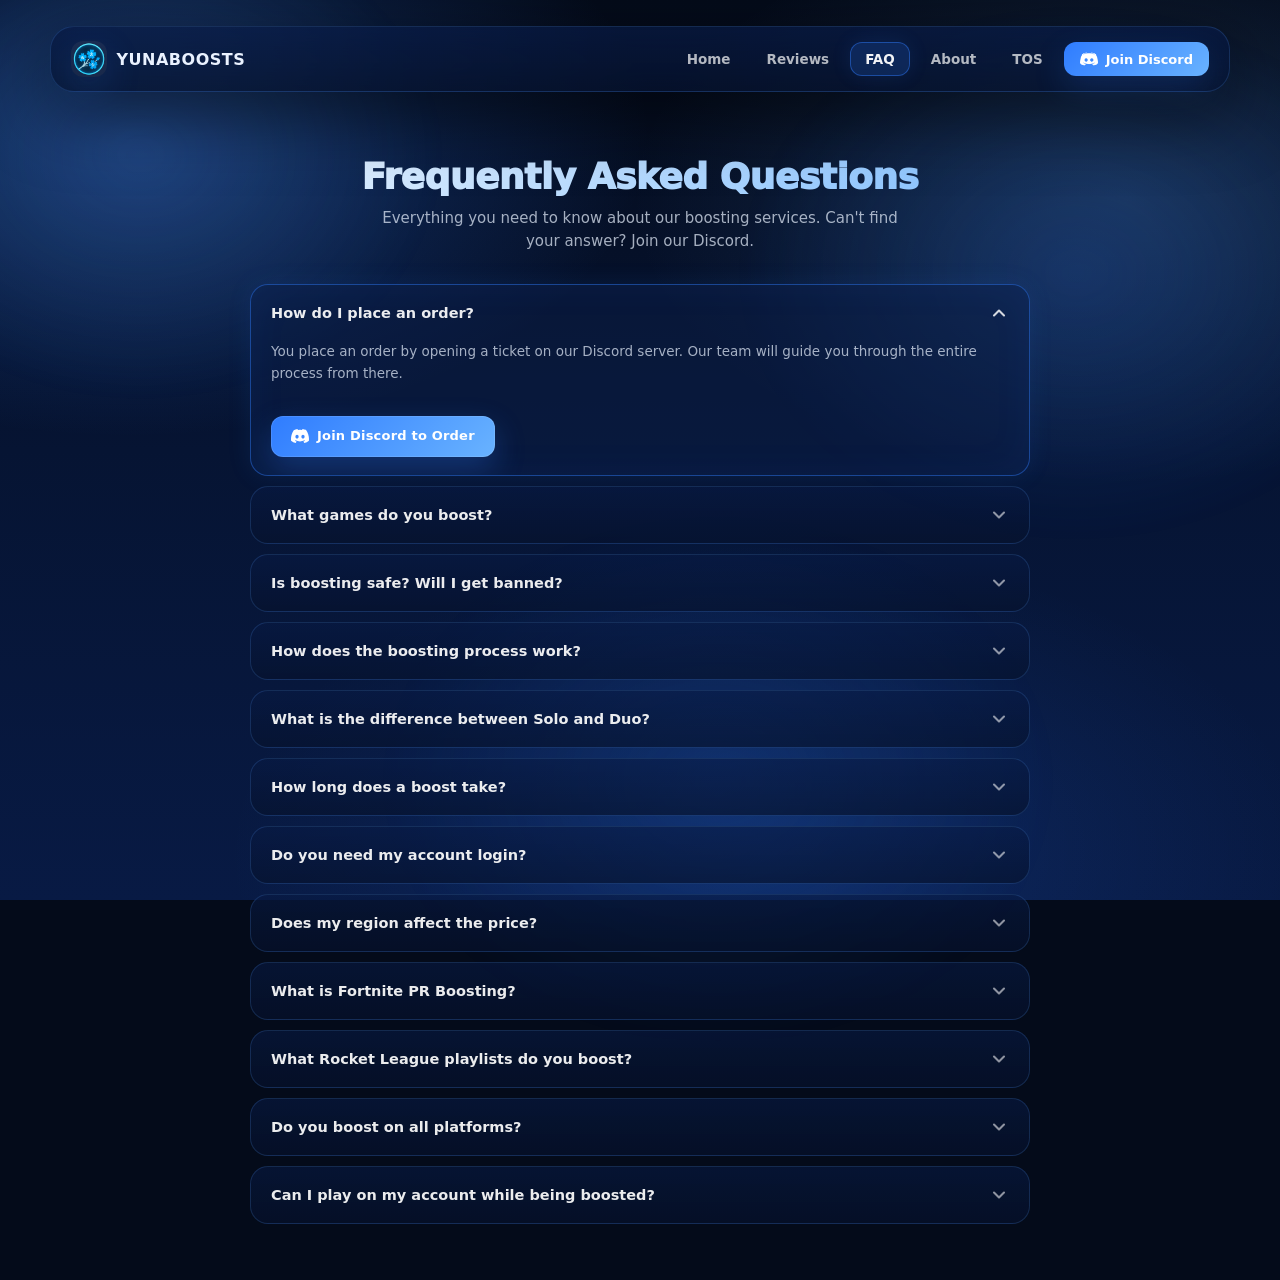
<file: faq/index.html>
<!doctype html>
<html lang="en">
<head>
  <meta charset="UTF-8" />
  <meta name="viewport" content="width=device-width, initial-scale=1.0"/>
  <title>YunaBoosts - FAQ</title>
  <meta name="description" content="Frequently asked questions about YunaBoosts premium game boosting services." />
  <meta name="nav-depth" content="1">

  <!-- Open Graph / Discord Embed -->
  <meta property="og:type" content="website" />
  <meta property="og:title" content="YunaBoosts - FAQ" />
  <meta property="og:description" content="Frequently asked questions about YunaBoosts premium game boosting services." />
  <meta property="og:image" content="../banner.png" />
  <meta name="twitter:card" content="summary_large_image" />
  <meta name="twitter:image" content="../banner.png" />
  <meta name="theme-color" content="#2f7cff" />

  <link rel="icon" type="image/png" href="../logo.png" />
  <link rel="stylesheet" href="../shared/styles.css">
</head>
<body>
  <div class="bg-orb"></div>
  <div class="container">
    <div class="page-hero">
      <h1>Frequently Asked Questions</h1>
      <p>Everything you need to know about our boosting services. Can't find your answer? Join our Discord.</p>
    </div>

    <div class="faq-list">

      <div class="faq-item open">
        <div class="faq-question">
          How do I place an order?
          <svg class="faq-chevron" viewBox="0 0 24 24" fill="none" stroke="currentColor" stroke-width="2.5" stroke-linecap="round" stroke-linejoin="round"><polyline points="6 9 12 15 18 9"/></svg>
        </div>
        <div class="faq-answer">
          <div class="faq-answer-inner">
            You place an order by opening a ticket on our Discord server. Our team will guide you through the entire process from there.
            <br><br>
            <a href="https://discord.gg/7w2BWAHSma" target="_blank" class="faq-discord-btn">
              <img src="data:image/svg+xml,%3Csvg xmlns='http://www.w3.org/2000/svg' viewBox='0 0 127.14 96.36'%3E%3Cpath fill='%23fff' d='M107.7 8.07A105.15 105.15 0 0 0 81.47 0a72.06 72.06 0 0 0-3.36 6.83 97.68 97.68 0 0 0-29.11 0A72.37 72.37 0 0 0 45.64 0 105.89 105.89 0 0 0 19.39 8.09C2.79 32.65-1.71 56.6.54 80.21a105.73 105.73 0 0 0 32.17 16.15 77.7 77.7 0 0 0 6.89-11.11 68.42 68.42 0 0 1-10.85-5.18c.91-.66 1.8-1.34 2.66-2a75.57 75.57 0 0 0 64.32 0c.87.71 1.76 1.39 2.66 2a68.68 68.68 0 0 1-10.87 5.19 77 77 0 0 0 6.89 11.1 105.25 105.25 0 0 0 32.19-16.14c2.64-27.38-4.51-51.11-18.9-72.15ZM42.45 65.69C36.18 65.69 31 60 31 53.05s5-12.68 11.45-12.68S54 46.05 53.89 53.05s-5.05 12.64-11.44 12.64Zm42.24 0C78.41 65.69 73.25 60 73.25 53.05s5-12.68 11.44-12.68S96.23 46.05 96.12 53.05s-5 12.64-11.43 12.64Z'/%3E%3C/svg%3E" alt="" />
              Join Discord to Order
            </a>
          </div>
        </div>
      </div>

      <div class="faq-item">
        <div class="faq-question">
          What games do you boost?
          <svg class="faq-chevron" viewBox="0 0 24 24" fill="none" stroke="currentColor" stroke-width="2.5" stroke-linecap="round" stroke-linejoin="round"><polyline points="6 9 12 15 18 9"/></svg>
        </div>
        <div class="faq-answer">
          <div class="faq-answer-inner">
            We boost <strong>Rocket League</strong>, <strong>Fortnite</strong>, <strong>Valorant</strong>, and <strong>Rainbow Six Siege</strong>. Each game has its own pricing calculator on our homepage. We're always looking to add more games, join our Discord for announcements.
          </div>
        </div>
      </div>

      <div class="faq-item">
        <div class="faq-question">
          Is boosting safe? Will I get banned?
          <svg class="faq-chevron" viewBox="0 0 24 24" fill="none" stroke="currentColor" stroke-width="2.5" stroke-linecap="round" stroke-linejoin="round"><polyline points="6 9 12 15 18 9"/></svg>
        </div>
        <div class="faq-answer">
          <div class="faq-answer-inner">
            Boosting is completely safe. We have a 0% ban rate across thousands of completed boosts across all games. Your account is in good hands.
          </div>
        </div>
      </div>

      <div class="faq-item">
        <div class="faq-question">
          How does the boosting process work?
          <svg class="faq-chevron" viewBox="0 0 24 24" fill="none" stroke="currentColor" stroke-width="2.5" stroke-linecap="round" stroke-linejoin="round"><polyline points="6 9 12 15 18 9"/></svg>
        </div>
        <div class="faq-answer">
          <div class="faq-answer-inner">
            Depending on your chosen method, we either log onto your account (Solo) or play together with you (Duo) until you reach your desired rank. This applies to all games we offer.
          </div>
        </div>
      </div>

      <div class="faq-item">
        <div class="faq-question">
          What is the difference between Solo and Duo?
          <svg class="faq-chevron" viewBox="0 0 24 24" fill="none" stroke="currentColor" stroke-width="2.5" stroke-linecap="round" stroke-linejoin="round"><polyline points="6 9 12 15 18 9"/></svg>
        </div>
        <div class="faq-answer">
          <div class="faq-answer-inner">
            <strong>Solo</strong> means we play on your account, it's quicker, cheaper, and overall the better option. <strong>Duo</strong> means we play together with you, it takes longer, costs 50% more, and is only available on weekends. Duo is available for Rocket League, Fortnite, Valorant, and R6 Siege.
          </div>
        </div>
      </div>

      <div class="faq-item">
        <div class="faq-question">
          How long does a boost take?
          <svg class="faq-chevron" viewBox="0 0 24 24" fill="none" stroke="currentColor" stroke-width="2.5" stroke-linecap="round" stroke-linejoin="round"><polyline points="6 9 12 15 18 9"/></svg>
        </div>
        <div class="faq-answer">
          <div class="faq-answer-inner">
            It depends on the game and rank range. Rocket League boosts typically take 1–2 days. Fortnite and R6 Siege vary based on rank distance. Valorant Immortal+ boosts can take up to 2 weeks. Use our calculator for an estimated time.
          </div>
        </div>
      </div>

      <div class="faq-item">
        <div class="faq-question">
          Do you need my account login?
          <svg class="faq-chevron" viewBox="0 0 24 24" fill="none" stroke="currentColor" stroke-width="2.5" stroke-linecap="round" stroke-linejoin="round"><polyline points="6 9 12 15 18 9"/></svg>
        </div>
        <div class="faq-answer">
          <div class="faq-answer-inner">
            Yes, for Solo boosts we will need your account login information. Your credentials are kept secure and only used for the duration of the boost. We recommend changing your password after the boost is completed.
          </div>
        </div>
      </div>

      <div class="faq-item">
        <div class="faq-question">
          Does my region affect the price?
          <svg class="faq-chevron" viewBox="0 0 24 24" fill="none" stroke="currentColor" stroke-width="2.5" stroke-linecap="round" stroke-linejoin="round"><polyline points="6 9 12 15 18 9"/></svg>
        </div>
        <div class="faq-answer">
          <div class="faq-answer-inner">
            For Valorant and R6 Siege, NA is our base price. Any other region (EU, OCE, LATAM, APAC, KR, BR) costs 50% more due to higher queue times and ping requirements. If you're also selecting Duo, the multipliers add up, so Duo on a non-NA region would be +100% total.
          </div>
        </div>
      </div>

      <div class="faq-item">
        <div class="faq-question">
          What is Fortnite PR Boosting?
          <svg class="faq-chevron" viewBox="0 0 24 24" fill="none" stroke="currentColor" stroke-width="2.5" stroke-linecap="round" stroke-linejoin="round"><polyline points="6 9 12 15 18 9"/></svg>
        </div>
        <div class="faq-answer">
          <div class="faq-answer-inner">
            PR (Power Ranking) Boosting is where we earn PR points on your Fortnite account. It costs $0.10 per PR point and is Solo only. Your account must have 14/14 events played, 2FA enabled, and be eligible for prize money tournaments.
          </div>
        </div>
      </div>

      <div class="faq-item">
        <div class="faq-question">
          What Rocket League playlists do you boost?
          <svg class="faq-chevron" viewBox="0 0 24 24" fill="none" stroke="currentColor" stroke-width="2.5" stroke-linecap="round" stroke-linejoin="round"><polyline points="6 9 12 15 18 9"/></svg>
        </div>
        <div class="faq-answer">
          <div class="faq-answer-inner">
            We boost all playlists: 1v1, 2v2, 3v3, Rumble, Hoops, Snow Day, and Heatseeker. We also do tournament boosts, season rewards, and custom orders.
          </div>
        </div>
      </div>

      <div class="faq-item">
        <div class="faq-question">
          Do you boost on all platforms?
          <svg class="faq-chevron" viewBox="0 0 24 24" fill="none" stroke="currentColor" stroke-width="2.5" stroke-linecap="round" stroke-linejoin="round"><polyline points="6 9 12 15 18 9"/></svg>
        </div>
        <div class="faq-answer">
          <div class="faq-answer-inner">
            Yes, we boost on all platforms - PC, PlayStation, Xbox, and Nintendo Switch. For Valorant, we boost on PC only (the only platform it's available on).
          </div>
        </div>
      </div>

      <div class="faq-item">
        <div class="faq-question">
          Can I play on my account while being boosted?
          <svg class="faq-chevron" viewBox="0 0 24 24" fill="none" stroke="currentColor" stroke-width="2.5" stroke-linecap="round" stroke-linejoin="round"><polyline points="6 9 12 15 18 9"/></svg>
        </div>
        <div class="faq-answer">
          <div class="faq-answer-inner">
            No, you cannot play on your account during a Solo boost. Our booster needs uninterrupted access to complete the order efficiently and safely. For Duo boosts, you'll be playing together with us.
          </div>
        </div>
      </div>

    </div>
  </div>

  <script src="../shared/nav.js"></script>
  <script>
    document.querySelectorAll('.faq-question').forEach(q => {
      q.addEventListener('click', () => {
        const item = q.parentElement;
        const wasOpen = item.classList.contains('open');
        // Close others (not the clicked one) so transitions run simultaneously
        document.querySelectorAll('.faq-item').forEach(i => {
          if (i !== item) i.classList.remove('open');
        });
        // Toggle clicked
        item.classList.toggle('open', !wasOpen);
      });
    });
  </script>
</body>
</html>
</file>
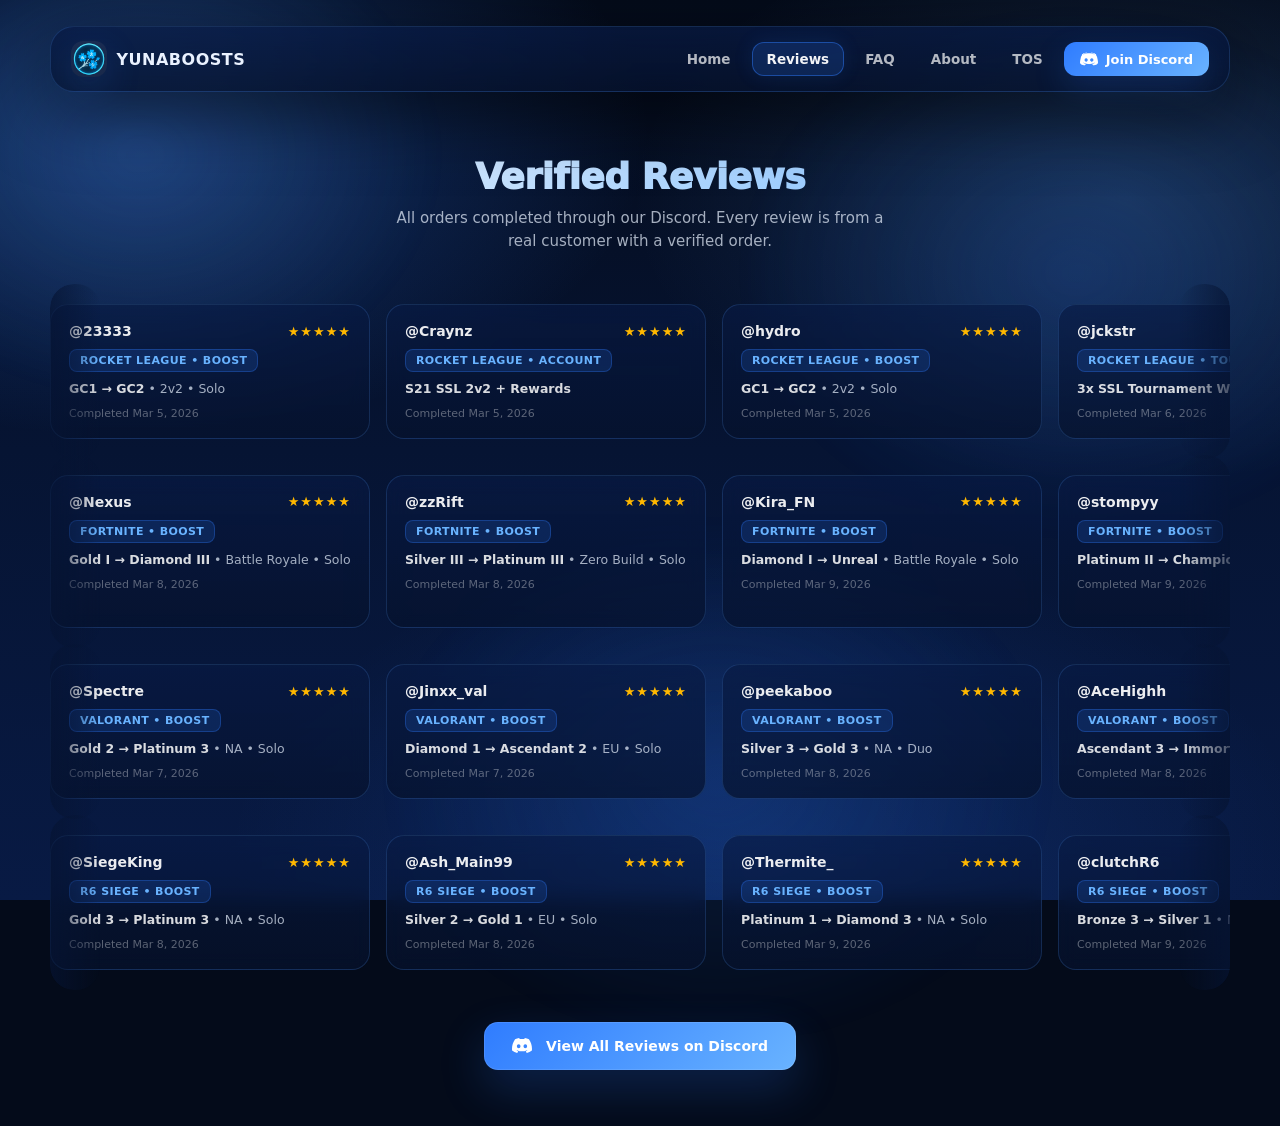
<file: reviews/index.html>
<!doctype html>
<html lang="en">
<head>
  <meta charset="UTF-8" />
  <meta name="viewport" content="width=device-width, initial-scale=1.0"/>
  <title>YunaBoosts - Reviews</title>
  <meta name="description" content="See verified completed orders and reviews from YunaBoosts customers." />
  <meta name="nav-depth" content="1">

  <!-- Open Graph / Discord Embed -->
  <meta property="og:type" content="website" />
  <meta property="og:title" content="YunaBoosts - Reviews" />
  <meta property="og:description" content="See verified completed orders and reviews from YunaBoosts customers." />
  <meta property="og:image" content="../banner.png" />
  <meta name="twitter:card" content="summary_large_image" />
  <meta name="twitter:image" content="../banner.png" />
  <meta name="theme-color" content="#2f7cff" />

  <link rel="icon" type="image/png" href="../logo.png" />
  <link rel="stylesheet" href="../shared/styles.css">
</head>
<body>
  <div class="bg-orb"></div>
  <div class="container">
    <div class="page-hero">
      <h1>Verified Reviews</h1>
      <p>All orders completed through our Discord. Every review is from a real customer with a verified order.</p>
    </div>

    <!-- Row 1: scrolls left -->
    <div class="reviews-carousel">
      <div class="reviews-track" id="track1"></div>
    </div>

    <!-- Row 2: scrolls right -->
    <div class="reviews-carousel" style="margin-top: -4px;">
      <div class="reviews-track reviews-track-reverse" id="track2"></div>
    </div>

    <!-- Row 3: scrolls left -->
    <div class="reviews-carousel" style="margin-top: -4px;">
      <div class="reviews-track" id="track3"></div>
    </div>

    <!-- Row 4: scrolls right -->
    <div class="reviews-carousel" style="margin-top: -4px;">
      <div class="reviews-track reviews-track-reverse" id="track4"></div>
    </div>

    <div class="reviews-cta">
      <a href="https://discord.gg/7w2BWAHSma" target="_blank">
        <img src="data:image/svg+xml,%3Csvg xmlns='http://www.w3.org/2000/svg' viewBox='0 0 127.14 96.36'%3E%3Cpath fill='%23fff' d='M107.7 8.07A105.15 105.15 0 0 0 81.47 0a72.06 72.06 0 0 0-3.36 6.83 97.68 97.68 0 0 0-29.11 0A72.37 72.37 0 0 0 45.64 0 105.89 105.89 0 0 0 19.39 8.09C2.79 32.65-1.71 56.6.54 80.21a105.73 105.73 0 0 0 32.17 16.15 77.7 77.7 0 0 0 6.89-11.11 68.42 68.42 0 0 1-10.85-5.18c.91-.66 1.8-1.34 2.66-2a75.57 75.57 0 0 0 64.32 0c.87.71 1.76 1.39 2.66 2a68.68 68.68 0 0 1-10.87 5.19 77 77 0 0 0 6.89 11.1 105.25 105.25 0 0 0 32.19-16.14c2.64-27.38-4.51-51.11-18.9-72.15ZM42.45 65.69C36.18 65.69 31 60 31 53.05s5-12.68 11.45-12.68S54 46.05 53.89 53.05s-5.05 12.64-11.44 12.64Zm42.24 0C78.41 65.69 73.25 60 73.25 53.05s5-12.68 11.44-12.68S96.23 46.05 96.12 53.05s-5 12.64-11.43 12.64Z'/%3E%3C/svg%3E" alt="" style="width:20px; height:20px; vertical-align:middle; margin-right:6px;" />
        View All Reviews on Discord
      </a>
    </div>
  </div>

  <script src="../shared/nav.js"></script>
  <script>
    const reviews = [
      // Rocket League
      { user:"@23333", game:"Rocket League", type:"Boost", detail:"GC1 → GC2", mode:"2v2", method:"Solo", date:"Mar 5" },
      { user:"@Craynz", game:"Rocket League", type:"Account", detail:"S21 SSL 2v2 + Rewards", mode:"", method:"", date:"Mar 5" },
      { user:"@hydro", game:"Rocket League", type:"Boost", detail:"GC1 → GC2", mode:"2v2", method:"Solo", date:"Mar 5" },
      { user:"@jckstr", game:"Rocket League", type:"Tournament", detail:"3x SSL Tournament Winner", mode:"", method:"Solo", date:"Mar 6" },
      { user:"@Daniii", game:"Rocket League", type:"Boost", detail:"C1 → GC1", mode:"3v3", method:"Solo", date:"Mar 6" },
      { user:"@ymiz ⍰", game:"Rocket League", type:"Boost", detail:"GC2 → SSL + Rewards", mode:"2v2", method:"Solo", date:"Mar 6" },
      { user:"@soyvahqt", game:"Rocket League", type:"Boost", detail:"C1 → SSL + Rewards", mode:"3v3", method:"Solo", date:"Mar 6" },
      { user:"@Daniii", game:"Rocket League", type:"Boost", detail:"C1 → GC1", mode:"1v1", method:"Solo", date:"Mar 6" },
      { user:"@dogus", game:"Rocket League", type:"Tournament", detail:"3x SSL Tournament Winner", mode:"", method:"Duo", date:"Mar 7" },
      { user:"@Sullii~", game:"Rocket League", type:"Account", detail:"Ranked Ready Account", mode:"", method:"", date:"Mar 7" },
      { user:"@Hypotherial", game:"Rocket League", type:"Account", detail:"Ranked Ready Account", mode:"", method:"", date:"Mar 7" },
      { user:"@mike", game:"Rocket League", type:"Account", detail:"S21 SSL 2v2 No Rewards", mode:"", method:"", date:"Mar 7" },
      { user:"@BoostedBran", game:"Rocket League", type:"Boost", detail:"Custom Account", mode:"Custom", method:"Solo", date:"Mar 7" },
      { user:"@Hypotherial", game:"Rocket League", type:"Boost", detail:"C1 → C3", mode:"2v2", method:"Solo", date:"Mar 7" },
      { user:"@plakkuu", game:"Rocket League", type:"Boost", detail:"Plat 1 → Diamond 1", mode:"2v2", method:"Solo", date:"Mar 7" },
      { user:"@Don", game:"Rocket League", type:"Boost", detail:"GC1 → SSL + Rewards", mode:"2v2", method:"Solo", date:"Mar 8" },
      { user:"@Lijo", game:"Rocket League", type:"Boost", detail:"C3 → GC1", mode:"2v2", method:"Duo", date:"Mar 8" },
      { user:"@fourb4nd", game:"Rocket League", type:"Boost", detail:"C2 → SSL", mode:"Snow Day", method:"Solo", date:"Mar 8" },
      { user:"@Hakz", game:"Rocket League", type:"Tournament", detail:"SSL Tournament Winner", mode:"", method:"Solo", date:"Mar 8" },
      { user:"@LUCKY", game:"Rocket League", type:"Tournament", detail:"3x SSL Tournament Winner", mode:"", method:"Duo", date:"Mar 8" },
      { user:"@Valarie", game:"Rocket League", type:"Boost", detail:"C2 → GC1", mode:"2v2", method:"Solo", date:"Mar 9" },
      { user:"@cal", game:"Rocket League", type:"Boost", detail:"GC3 → SSL + Rewards", mode:"2v2", method:"Solo", date:"Mar 9" },
      { user:"@Robin†", game:"Rocket League", type:"Boost", detail:"C2 → GC1 + Rewards", mode:"2v2", method:"Solo", date:"Mar 9" },
      { user:"@Hypotherial", game:"Rocket League", type:"Boost", detail:"C3 → GC1 + Rewards", mode:"Snow Day", method:"Solo", date:"Mar 9" },
      { user:"@flxy", game:"Rocket League", type:"Boost", detail:"C3 → GC2", mode:"2v2", method:"Solo", date:"Mar 9" },
      { user:"@BoostedBran", game:"Rocket League", type:"Boost", detail:"Custom Request", mode:"Custom", method:"Solo", date:"Mar 10" },
      { user:"@S252", game:"Rocket League", type:"Account", detail:"S21 SSL 2v2 + 3v3 No Rewards", mode:"", method:"", date:"Mar 10" },
      { user:"@Ag3nt_Penguin", game:"Rocket League", type:"Account", detail:"Ranked Ready Account", mode:"", method:"", date:"Mar 10" },
      { user:"@Sharp / Mat", game:"Rocket League", type:"Boost", detail:"GC3 → SSL + Rewards", mode:"2v2", method:"Solo", date:"Mar 11" },
      { user:"@ben", game:"Rocket League", type:"Boost", detail:"GC1 → GC2 + Rewards", mode:"2v2", method:"Solo", date:"Mar 11" },
      { user:"@s", game:"Rocket League", type:"Boost", detail:"GC3 → SSL", mode:"2v2", method:"Solo", date:"Mar 11" },
      { user:"@modric", game:"Rocket League", type:"Tournament", detail:"3x SSL Tournament Winner", mode:"", method:"Duo", date:"Mar 9" },

      // Fortnite
      { user:"@Nexus", game:"Fortnite", type:"Boost", detail:"Gold I → Diamond III", mode:"Battle Royale", method:"Solo", date:"Mar 8" },
      { user:"@zzRift", game:"Fortnite", type:"Boost", detail:"Silver III → Platinum III", mode:"Zero Build", method:"Solo", date:"Mar 8" },
      { user:"@Kira_FN", game:"Fortnite", type:"Boost", detail:"Diamond I → Unreal", mode:"Battle Royale", method:"Solo", date:"Mar 9" },
      { user:"@stompyy", game:"Fortnite", type:"Boost", detail:"Platinum II → Champion", mode:"Reload", method:"Duo", date:"Mar 9" },
      { user:"@Vert", game:"Fortnite", type:"PR Boost", detail:"45 PR Points", mode:"", method:"Solo", date:"Mar 9" },
      { user:"@TrxppedFN", game:"Fortnite", type:"Boost", detail:"Bronze I → Gold III", mode:"Battle Royale", method:"Solo", date:"Mar 10" },
      { user:"@wavyeli", game:"Fortnite", type:"PR Boost", detail:"100 PR Points", mode:"", method:"Solo", date:"Mar 10" },
      { user:"@ghostzap", game:"Fortnite", type:"Boost", detail:"Elite → Unreal", mode:"Zero Build", method:"Solo", date:"Mar 10" },
      { user:"@BlitzFN", game:"Fortnite", type:"Boost", detail:"Champion → Unreal", mode:"Battle Royale", method:"Solo", date:"Mar 11" },
      { user:"@niteowl", game:"Fortnite", type:"Boost", detail:"Silver I → Diamond I", mode:"Reload Zero Build", method:"Solo", date:"Mar 11" },
      { user:"@Fazed", game:"Fortnite", type:"PR Boost", detail:"30 PR Points", mode:"", method:"Solo", date:"Mar 11" },
      { user:"@dropshot_fn", game:"Fortnite", type:"Boost", detail:"Gold III → Platinum III", mode:"Battle Royale", method:"Duo", date:"Mar 12" },
      { user:"@xJinx", game:"Fortnite", type:"Boost", detail:"Diamond III → Unreal", mode:"Zero Build", method:"Solo", date:"Mar 12" },
      { user:"@Ryzee", game:"Fortnite", type:"Boost", detail:"Platinum I → Diamond III", mode:"Reload", method:"Solo", date:"Mar 12" },

      // Valorant
      { user:"@Spectre", game:"Valorant", type:"Boost", detail:"Gold 2 → Platinum 3", mode:"NA", method:"Solo", date:"Mar 7" },
      { user:"@Jinxx_val", game:"Valorant", type:"Boost", detail:"Diamond 1 → Ascendant 2", mode:"EU", method:"Solo", date:"Mar 7" },
      { user:"@peekaboo", game:"Valorant", type:"Boost", detail:"Silver 3 → Gold 3", mode:"NA", method:"Duo", date:"Mar 8" },
      { user:"@AceHighh", game:"Valorant", type:"Boost", detail:"Ascendant 3 → Immortal 2", mode:"NA", method:"Solo", date:"Mar 8" },
      { user:"@kyoVAL", game:"Valorant", type:"Boost", detail:"Bronze 1 → Silver 3", mode:"OCE", method:"Solo", date:"Mar 9" },
      { user:"@vxnity", game:"Valorant", type:"Boost", detail:"Platinum 2 → Diamond 3", mode:"NA", method:"Solo", date:"Mar 9" },
      { user:"@n0va", game:"Valorant", type:"Boost", detail:"Immortal 1 → Immortal 3", mode:"EU", method:"Solo", date:"Mar 10" },
      { user:"@Clutchh", game:"Valorant", type:"Boost", detail:"Gold 1 → Diamond 1", mode:"NA", method:"Solo", date:"Mar 10" },
      { user:"@toxicval", game:"Valorant", type:"Boost", detail:"Iron 3 → Silver 1", mode:"LATAM", method:"Solo", date:"Mar 10" },
      { user:"@Reaver", game:"Valorant", type:"Boost", detail:"Diamond 3 → Ascendant 3", mode:"NA", method:"Duo", date:"Mar 11" },
      { user:"@plinko", game:"Valorant", type:"Boost", detail:"Platinum 1 → Diamond 2", mode:"APAC", method:"Solo", date:"Mar 11" },
      { user:"@sageval", game:"Valorant", type:"Boost", detail:"Ascendant 1 → Immortal 1", mode:"NA", method:"Solo", date:"Mar 12" },
      { user:"@Kairo", game:"Valorant", type:"Boost", detail:"Gold 3 → Platinum 3", mode:"BR", method:"Solo", date:"Mar 12" },
      { user:"@Zephyr", game:"Valorant", type:"Boost", detail:"Immortal 2 → Radiant", mode:"NA", method:"Solo", date:"Mar 12" },

      // Rainbow Six Siege
      { user:"@SiegeKing", game:"R6 Siege", type:"Boost", detail:"Gold 3 → Platinum 3", mode:"NA", method:"Solo", date:"Mar 8" },
      { user:"@Ash_Main99", game:"R6 Siege", type:"Boost", detail:"Silver 2 → Gold 1", mode:"EU", method:"Solo", date:"Mar 8" },
      { user:"@Thermite_", game:"R6 Siege", type:"Boost", detail:"Platinum 1 → Diamond 3", mode:"NA", method:"Solo", date:"Mar 9" },
      { user:"@clutchR6", game:"R6 Siege", type:"Boost", detail:"Bronze 3 → Silver 1", mode:"NA", method:"Duo", date:"Mar 9" },
      { user:"@B4ndit", game:"R6 Siege", type:"Boost", detail:"Gold 5 → Gold 1", mode:"OCE", method:"Solo", date:"Mar 10" },
      { user:"@Vigil_OG", game:"R6 Siege", type:"Boost", detail:"Platinum 4 → Platinum 1", mode:"NA", method:"Solo", date:"Mar 10" },
      { user:"@Mozziee", game:"R6 Siege", type:"Boost", detail:"Diamond 4 → Diamond 1", mode:"EU", method:"Solo", date:"Mar 11" },
      { user:"@Ace_R6", game:"R6 Siege", type:"Boost", detail:"Copper 1 → Silver 5", mode:"NA", method:"Solo", date:"Mar 11" },
      { user:"@dokka_", game:"R6 Siege", type:"Boost", detail:"Gold 2 → Platinum 2", mode:"LATAM", method:"Solo", date:"Mar 11" },
      { user:"@SledgeOW", game:"R6 Siege", type:"Boost", detail:"Diamond 2 → Champion", mode:"NA", method:"Solo", date:"Mar 12" },
      { user:"@FrostByte", game:"R6 Siege", type:"Boost", detail:"Silver 4 → Gold 3", mode:"NA", method:"Duo", date:"Mar 12" },
      { user:"@Glaz_R6", game:"R6 Siege", type:"Boost", detail:"Platinum 3 → Diamond 5", mode:"APAC", method:"Solo", date:"Mar 12" },
    ];

    function makeCard(r) {
      const typeClass = r.type.toLowerCase().includes('account') ? 'Account' :
                        r.type.toLowerCase().includes('tournament') ? 'Tournament' :
                        r.type.toLowerCase().includes('pr') ? 'PR' : 'Boost';
      let info = `<strong>${r.detail}</strong>`;
      if (r.mode) info += ` &bull; ${r.mode}`;
      if (r.method) info += ` &bull; ${r.method}`;
      return `
        <div class="review-card">
          <div class="review-header">
            <span class="review-user">${r.user}</span>
            <span class="review-stars">★★★★★</span>
          </div>
          <div class="review-type">${r.game} &bull; ${typeClass}</div>
          <div class="review-detail">${info}</div>
          <div class="review-date">Completed ${r.date}, 2026</div>
        </div>
      `;
    }

    // Split reviews by game: Row 1 = RL, Row 2 = Fortnite, Row 3 = Valorant, Row 4 = R6
    const row1 = reviews.filter(r => r.game === 'Rocket League');
    const row2 = reviews.filter(r => r.game === 'Fortnite');
    const row3 = reviews.filter(r => r.game === 'Valorant');
    const row4 = reviews.filter(r => r.game === 'R6 Siege');

    // Duplicate for seamless scroll
    const track1 = document.getElementById('track1');
    const track2 = document.getElementById('track2');
    const track3 = document.getElementById('track3');
    const track4 = document.getElementById('track4');

    track1.innerHTML = row1.map(makeCard).join('') + row1.map(makeCard).join('');
    track2.innerHTML = row2.map(makeCard).join('') + row2.map(makeCard).join('');
    track3.innerHTML = row3.map(makeCard).join('') + row3.map(makeCard).join('');
    track4.innerHTML = row4.map(makeCard).join('') + row4.map(makeCard).join('');
  </script>
</body>
</html>
</file>
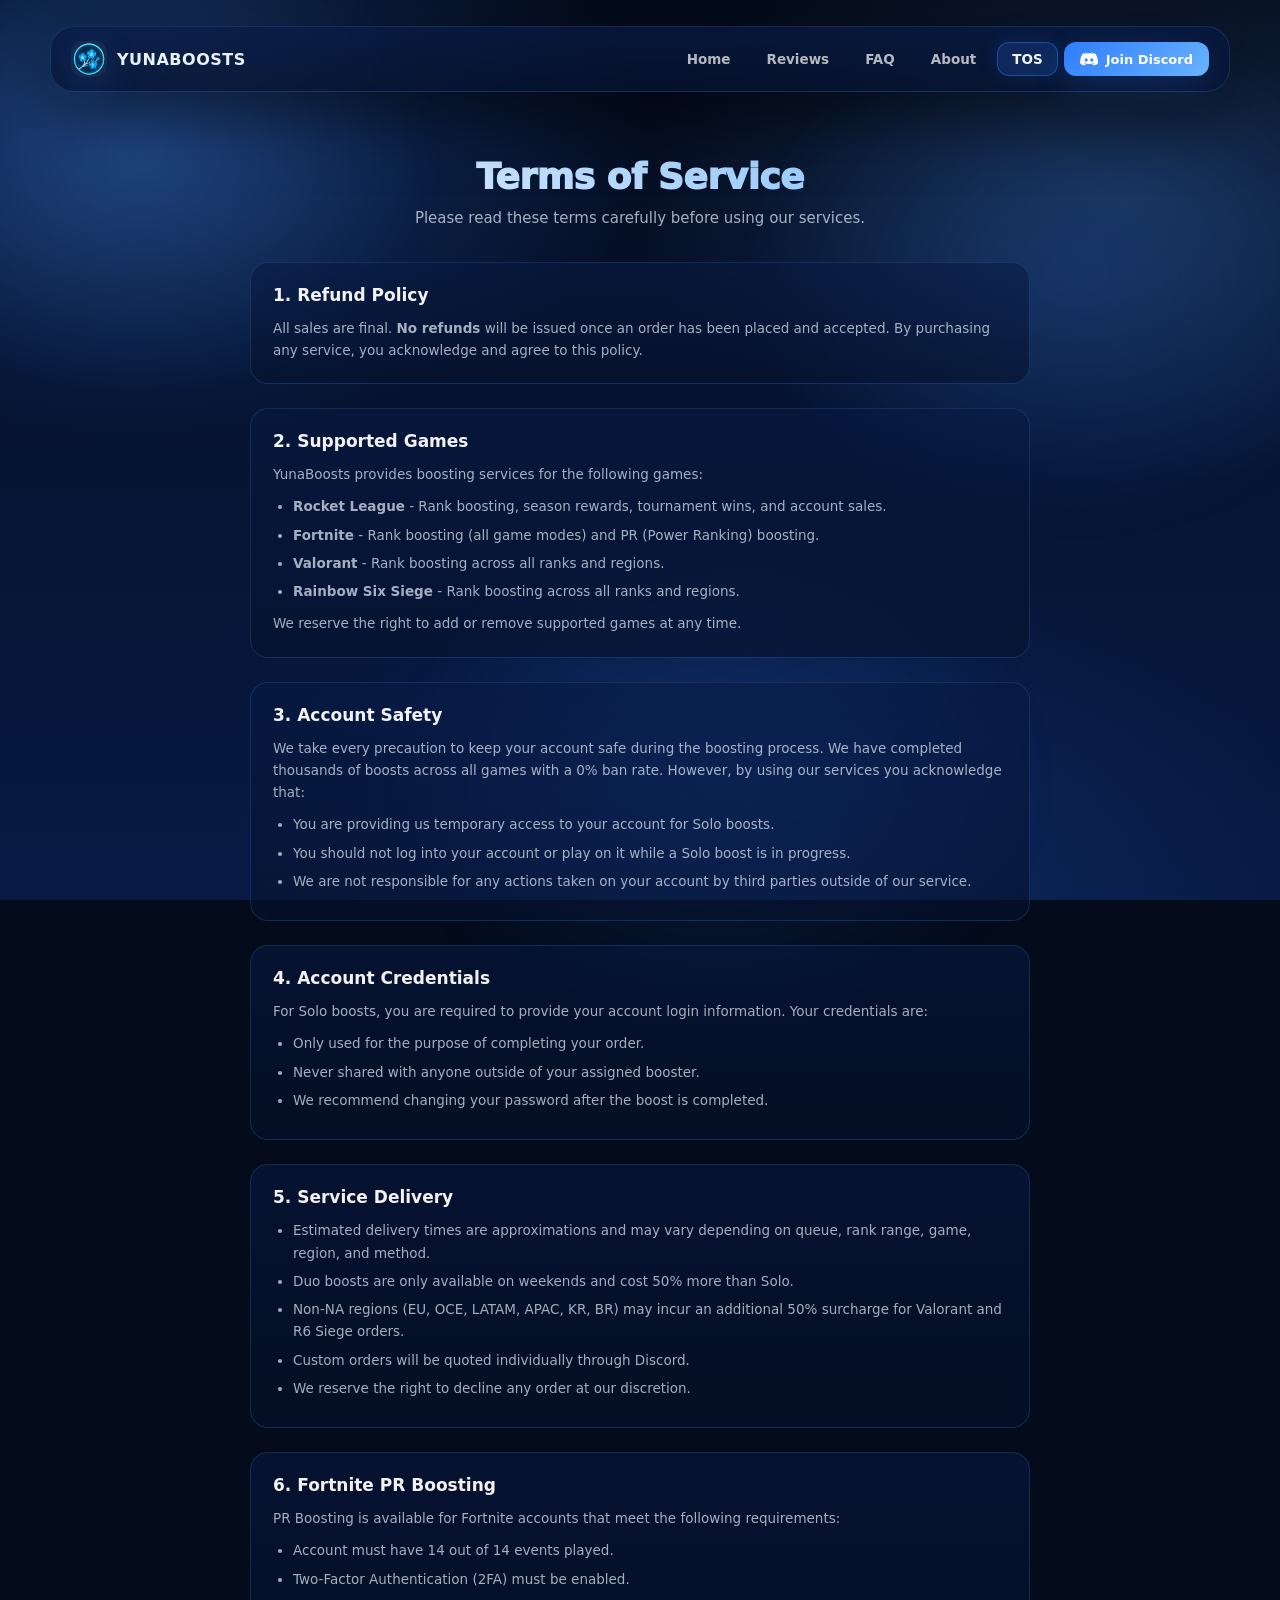
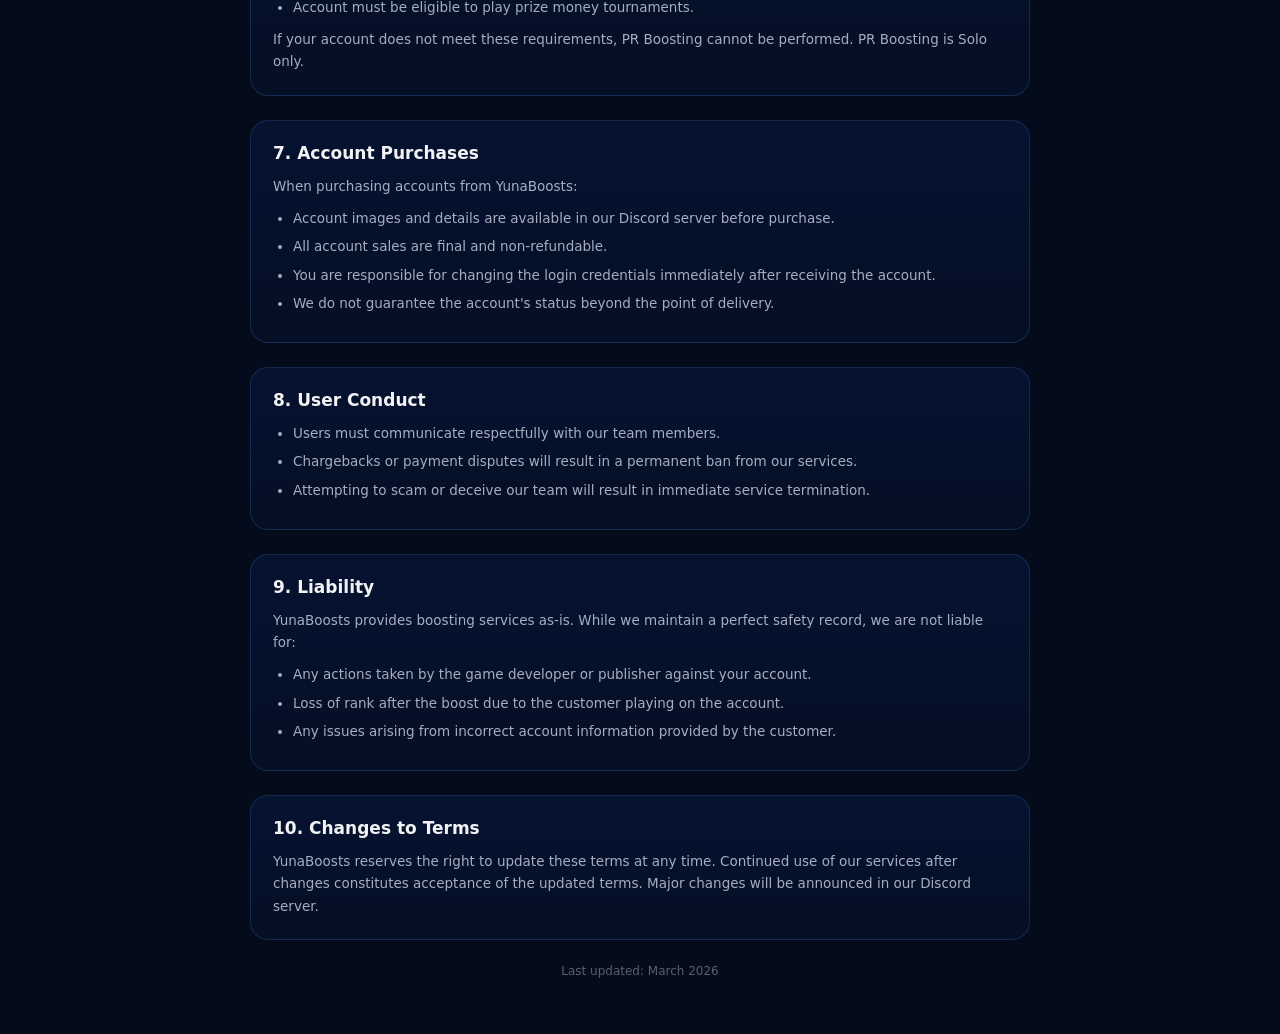
<file: tos/index.html>
<!doctype html>
<html lang="en">
<head>
  <meta charset="UTF-8" />
  <meta name="viewport" content="width=device-width, initial-scale=1.0"/>
  <title>YunaBoosts - TOS</title>
  <meta name="description" content="YunaBoosts Terms of Service for our premium game boosting services." />
  <meta name="nav-depth" content="1">

  <!-- Open Graph / Discord Embed -->
  <meta property="og:type" content="website" />
  <meta property="og:title" content="YunaBoosts - Terms of Service" />
  <meta property="og:description" content="YunaBoosts Terms of Service for our premium game boosting services." />
  <meta property="og:image" content="../banner.png" />
  <meta name="twitter:card" content="summary_large_image" />
  <meta name="twitter:image" content="../banner.png" />
  <meta name="theme-color" content="#2f7cff" />

  <link rel="icon" type="image/png" href="../logo.png" />
  <link rel="stylesheet" href="../shared/styles.css">
</head>
<body>
  <div class="bg-orb"></div>
  <div class="container">
    <div class="page-hero">
      <h1>Terms of Service</h1>
      <p>Please read these terms carefully before using our services.</p>
    </div>

    <div class="tos-content">

      <div class="tos-section">
        <h2>1. Refund Policy</h2>
        <p>All sales are final. <strong>No refunds</strong> will be issued once an order has been placed and accepted. By purchasing any service, you acknowledge and agree to this policy.</p>
      </div>

      <div class="tos-section">
        <h2>2. Supported Games</h2>
        <p>YunaBoosts provides boosting services for the following games:</p>
        <ul>
          <li><strong>Rocket League</strong> - Rank boosting, season rewards, tournament wins, and account sales.</li>
          <li><strong>Fortnite</strong> - Rank boosting (all game modes) and PR (Power Ranking) boosting.</li>
          <li><strong>Valorant</strong> - Rank boosting across all ranks and regions.</li>
          <li><strong>Rainbow Six Siege</strong> - Rank boosting across all ranks and regions.</li>
        </ul>
        <p>We reserve the right to add or remove supported games at any time.</p>
      </div>

      <div class="tos-section">
        <h2>3. Account Safety</h2>
        <p>We take every precaution to keep your account safe during the boosting process. We have completed thousands of boosts across all games with a 0% ban rate. However, by using our services you acknowledge that:</p>
        <ul>
          <li>You are providing us temporary access to your account for Solo boosts.</li>
          <li>You should not log into your account or play on it while a Solo boost is in progress.</li>
          <li>We are not responsible for any actions taken on your account by third parties outside of our service.</li>
        </ul>
      </div>

      <div class="tos-section">
        <h2>4. Account Credentials</h2>
        <p>For Solo boosts, you are required to provide your account login information. Your credentials are:</p>
        <ul>
          <li>Only used for the purpose of completing your order.</li>
          <li>Never shared with anyone outside of your assigned booster.</li>
          <li>We recommend changing your password after the boost is completed.</li>
        </ul>
      </div>

      <div class="tos-section">
        <h2>5. Service Delivery</h2>
        <ul>
          <li>Estimated delivery times are approximations and may vary depending on queue, rank range, game, region, and method.</li>
          <li>Duo boosts are only available on weekends and cost 50% more than Solo.</li>
          <li>Non-NA regions (EU, OCE, LATAM, APAC, KR, BR) may incur an additional 50% surcharge for Valorant and R6 Siege orders.</li>
          <li>Custom orders will be quoted individually through Discord.</li>
          <li>We reserve the right to decline any order at our discretion.</li>
        </ul>
      </div>

      <div class="tos-section">
        <h2>6. Fortnite PR Boosting</h2>
        <p>PR Boosting is available for Fortnite accounts that meet the following requirements:</p>
        <ul>
          <li>Account must have 14 out of 14 events played.</li>
          <li>Two-Factor Authentication (2FA) must be enabled.</li>
          <li>Account must be eligible to play prize money tournaments.</li>
        </ul>
        <p>If your account does not meet these requirements, PR Boosting cannot be performed. PR Boosting is Solo only.</p>
      </div>

      <div class="tos-section">
        <h2>7. Account Purchases</h2>
        <p>When purchasing accounts from YunaBoosts:</p>
        <ul>
          <li>Account images and details are available in our Discord server before purchase.</li>
          <li>All account sales are final and non-refundable.</li>
          <li>You are responsible for changing the login credentials immediately after receiving the account.</li>
          <li>We do not guarantee the account's status beyond the point of delivery.</li>
        </ul>
      </div>

      <div class="tos-section">
        <h2>8. User Conduct</h2>
        <ul>
          <li>Users must communicate respectfully with our team members.</li>
          <li>Chargebacks or payment disputes will result in a permanent ban from our services.</li>
          <li>Attempting to scam or deceive our team will result in immediate service termination.</li>
        </ul>
      </div>

      <div class="tos-section">
        <h2>9. Liability</h2>
        <p>YunaBoosts provides boosting services as-is. While we maintain a perfect safety record, we are not liable for:</p>
        <ul>
          <li>Any actions taken by the game developer or publisher against your account.</li>
          <li>Loss of rank after the boost due to the customer playing on the account.</li>
          <li>Any issues arising from incorrect account information provided by the customer.</li>
        </ul>
      </div>

      <div class="tos-section">
        <h2>10. Changes to Terms</h2>
        <p>YunaBoosts reserves the right to update these terms at any time. Continued use of our services after changes constitutes acceptance of the updated terms. Major changes will be announced in our Discord server.</p>
      </div>

      <div class="tos-updated">Last updated: March 2026</div>
    </div>
  </div>

  <script src="../shared/nav.js"></script>
</body>
</html>
</file>
<file: shared/styles.css>
/* ===== YunaBoosts Shared Styles ===== */
:root{ color-scheme: dark; }
:root{
  --bg0:#040b1a;
  --bg1:#061433;
  --bg2:#081a44;
  --text:#eaf2ff;
  --muted: rgba(234,242,255,.70);
  --brand:#2f7cff;
  --brand2:#69b3ff;
  --shadow: 0 20px 70px rgba(0,0,0,.55);
  --glow: 0 0 0 1px rgba(47,124,255,.35), 0 0 34px rgba(47,124,255,.24);
  --radius: 18px;
  --radius2: 24px;
}

*{ box-sizing:border-box; }
html,body{ height:100%; }
body{
  margin:0;
  color:var(--text);
  font-family: ui-sans-serif, system-ui, -apple-system, Segoe UI, Roboto, Helvetica, Arial;
  background: var(--bg0);
  background-image:
    radial-gradient(900px 520px at 10% 15%, rgba(47,124,255,.34), transparent 58%),
    radial-gradient(900px 520px at 88% 22%, rgba(105,179,255,.18), transparent 55%),
    radial-gradient(900px 520px at 60% 95%, rgba(47,124,255,.16), transparent 60%),
    linear-gradient(180deg, #040b1a, #061433, #081a44);
  background-attachment: fixed;
  background-size: 100% 100%;
  background-repeat: no-repeat;
  overflow-x:hidden;
  min-height:100vh;
}

.bg-orb{
  position:fixed; inset:-140px;
  background:
    radial-gradient(520px 420px at 18% 25%, rgba(105,179,255,.16), transparent 60%),
    radial-gradient(560px 440px at 78% 35%, rgba(47,124,255,.20), transparent 62%),
    radial-gradient(560px 440px at 55% 78%, rgba(47,124,255,.16), transparent 62%);
  filter: blur(10px);
  opacity:.95;
  pointer-events:none;
  animation: drift 16s ease-in-out infinite;
  z-index:0;
}
@keyframes drift{
  0%,100% { transform: translate3d(0,0,0) scale(1); }
  50% { transform: translate3d(16px,-10px,0) scale(1.02); }
}

.container{
  width:min(1180px, calc(100% - 40px));
  margin:0 auto;
  padding: 26px 0 56px;
  position:relative;
  z-index:1;
}

/* ===== NAVIGATION ===== */
.site-nav{
  margin-bottom: 24px;
  position: relative;
  z-index: 50000;
}
.nav-inner{
  display:flex;
  align-items:center;
  justify-content:space-between;
  gap: 16px;
  padding: 14px 20px;
  border-radius: var(--radius2);
  border: 1px solid rgba(90,160,255,.18);
  background: linear-gradient(180deg, rgba(8,26,68,.72), rgba(6,18,45,.78));
  backdrop-filter: blur(14px);
  box-shadow: var(--shadow);
}
.nav-brand{
  display:flex;
  align-items:center;
  gap: 10px;
  text-decoration:none;
  color: var(--text);
  flex-shrink:0;
}
.nav-logo{
  width:36px; height:36px;
  border-radius: 12px;
  overflow:hidden;
  box-shadow: 0 12px 36px rgba(47,124,255,.18);
  background: rgba(255,255,255,.06);
}
.nav-logo img{ width:100%; height:100%; object-fit:cover; display:block; }
.nav-title{
  font-size: 16px;
  font-weight: 900;
  letter-spacing:.5px;
  text-transform:uppercase;
}
.nav-links{
  display:flex;
  align-items:center;
  gap: 6px;
}
.nav-link{
  padding: 8px 14px;
  border-radius: 12px;
  font-size: 13.5px;
  font-weight: 600;
  color: rgba(255,255,255,.70);
  text-decoration:none;
  transition: all .18s ease;
  border: 1px solid transparent;
}
.nav-link:hover{
  color: rgba(255,255,255,.95);
  background: rgba(47,124,255,.10);
  border-color: rgba(90,160,255,.18);
}
.nav-link.active{
  color: rgba(255,255,255,.95);
  background: rgba(47,124,255,.18);
  border-color: rgba(47,124,255,.45);
  box-shadow: 0 0 20px rgba(47,124,255,.12);
}
.nav-discord{
  display:flex;
  align-items:center;
  gap: 8px;
  padding: 8px 16px;
  border-radius: 12px;
  font-size: 13px;
  font-weight: 800;
  color: #fff;
  text-decoration:none;
  background: linear-gradient(135deg, rgba(47,124,255,1), rgba(105,179,255,1));
  box-shadow: 0 12px 32px rgba(47,124,255,.18);
  transition: all .18s ease;
  white-space:nowrap;
}
.nav-discord:hover{
  transform: translateY(-1px);
  filter: brightness(1.08);
  box-shadow: 0 16px 40px rgba(47,124,255,.24);
}
.nav-discord-icon{
  width: 18px; height: 18px;
  object-fit:contain;
}

/* Hamburger */
.nav-hamburger{
  display:none;
  flex-direction:column;
  gap: 5px;
  background:none;
  border:none;
  cursor:pointer;
  padding: 6px;
}
.nav-hamburger span{
  display:block;
  width: 24px;
  height: 2px;
  background: rgba(255,255,255,.85);
  border-radius: 2px;
  transition: all .2s ease;
}
.nav-hamburger.open span:nth-child(1){ transform: translateY(7px) rotate(45deg); }
.nav-hamburger.open span:nth-child(2){ opacity:0; }
.nav-hamburger.open span:nth-child(3){ transform: translateY(-7px) rotate(-45deg); }

@media (max-width: 820px){
  .nav-hamburger{ display:flex; }
  .nav-links{
    display:none;
    position:absolute;
    top: calc(100% + 8px);
    left:0; right:0;
    flex-direction:column;
    padding: 12px;
    border-radius: var(--radius);
    border: 1px solid rgba(90,160,255,.22);
    background: linear-gradient(180deg, rgba(6,18,45,.98), rgba(8,26,68,.98));
    backdrop-filter: blur(14px);
    box-shadow: 0 24px 70px rgba(0,0,0,.65);
    z-index: 9999;
    gap: 4px;
  }
  .nav-links.open{ display:flex; }
  .nav-inner{ position:relative; }
  .nav-link{ width:100%; padding: 12px 14px; }
  .nav-discord{ width:100%; justify-content:center; padding: 12px; }
}

/* ===== FOOTER ===== */
.site-footer{
  margin-top: 48px;
  padding-top: 32px;
  border-top: 1px solid rgba(90,160,255,.12);
}
.footer-inner{
  text-align:center;
}
.footer-top{
  display:flex;
  align-items:center;
  justify-content:space-between;
  gap: 24px;
  flex-wrap:wrap;
  margin-bottom: 24px;
}
.footer-brand{
  display:flex;
  align-items:center;
  gap: 10px;
  font-weight: 900;
  font-size: 15px;
  letter-spacing:.4px;
  text-transform:uppercase;
}
.footer-links{
  display:flex;
  gap: 8px;
  flex-wrap:wrap;
  justify-content:center;
}
.footer-links a{
  padding: 6px 12px;
  border-radius: 10px;
  font-size: 13px;
  color: rgba(255,255,255,.60);
  text-decoration:none;
  transition: all .16s ease;
  border: 1px solid transparent;
}
.footer-links a:hover{
  color: rgba(255,255,255,.90);
  background: rgba(47,124,255,.10);
  border-color: rgba(90,160,255,.18);
}
.footer-discord{
  display:flex;
  align-items:center;
  gap: 8px;
  padding: 8px 16px;
  border-radius: 12px;
  font-size: 13px;
  font-weight: 700;
  color: #fff;
  text-decoration:none;
  background: linear-gradient(135deg, rgba(47,124,255,.85), rgba(105,179,255,.85));
  transition: all .18s ease;
  white-space:nowrap;
}
.footer-discord:hover{
  transform: translateY(-1px);
  filter: brightness(1.08);
}
.footer-discord-icon{
  width: 16px; height: 16px;
  object-fit:contain;
}
.footer-bottom{
  color: rgba(234,242,255,.40);
  font-size: 12px;
  padding: 16px 0;
  border-top: 1px solid rgba(90,160,255,.08);
}

@media (max-width: 640px){
  .footer-top{ flex-direction:column; align-items:center; }
}

/* ===== PAGE HERO ===== */
.page-hero{
  text-align:center;
  padding: 40px 0 32px;
}
.page-hero h1{
  font-size: 36px;
  font-weight: 950;
  letter-spacing:-.5px;
  margin:0 0 10px;
  background: linear-gradient(135deg, #fff, var(--brand2));
  -webkit-background-clip: text;
  -webkit-text-fill-color: transparent;
  background-clip: text;
}
.page-hero p{
  color: var(--muted);
  font-size: 15px;
  margin:0;
  max-width:520px;
  margin: 0 auto;
  line-height:1.5;
}

/* ===== CARD (shared) ===== */
.card{
  border:1px solid rgba(90,160,255,.18);
  background: linear-gradient(180deg, rgba(8,26,68,.72), rgba(6,18,45,.78));
  border-radius: var(--radius2);
  box-shadow: var(--shadow);
  backdrop-filter: blur(12px);
  position:relative;
}
.card .edge-glow{
  position:absolute; inset:-1px;
  border-radius: inherit;
  pointer-events:none;
  box-shadow: var(--glow);
  opacity:.95;
}

/* ===== FAQ STYLES ===== */
.faq-list{
  max-width: 780px;
  margin: 0 auto;
  display:flex;
  flex-direction:column;
  gap: 10px;
}
.faq-item{
  border: 1px solid rgba(90,160,255,.18);
  border-radius: var(--radius);
  background: linear-gradient(180deg, rgba(8,26,68,.60), rgba(6,18,45,.66));
  overflow:hidden;
  transition: border-color .2s ease, box-shadow .2s ease;
}
.faq-item:hover{
  border-color: rgba(90,160,255,.30);
}
.faq-item.open{
  border-color: rgba(47,124,255,.45);
  box-shadow: 0 0 24px rgba(47,124,255,.10), inset 0 0 40px rgba(47,124,255,.06);
  background: rgba(12,30,70,.55);
}
.faq-question{
  display:flex;
  align-items:center;
  justify-content:space-between;
  gap: 16px;
  padding: 18px 20px;
  cursor:pointer;
  user-select:none;
  font-size: 14.5px;
  font-weight: 700;
  color: rgba(255,255,255,.92);
  transition: background .18s ease;
  border-radius: var(--radius);
}
.faq-item.open .faq-question{
  border-radius: var(--radius) var(--radius) 0 0;
  background: transparent;
}
.faq-question:hover{
  background: rgba(47,124,255,.06);
}
.faq-item.open .faq-question:hover{
  background: rgba(47,124,255,.04);
}
.faq-chevron{
  width: 20px;
  height: 20px;
  flex-shrink:0;
  transition: transform .25s ease;
  opacity:.6;
}
.faq-item.open .faq-chevron{
  transform: rotate(180deg);
  opacity:.9;
}
.faq-answer{
  display: grid;
  grid-template-rows: 0fr;
  transition: grid-template-rows .3s ease;
}
.faq-item.open .faq-answer{
  grid-template-rows: 1fr;
}
.faq-answer-inner{
  overflow: hidden;
  padding: 0 20px;
  color: var(--muted);
  font-size: 13.5px;
  line-height: 1.6;
}
.faq-item.open .faq-answer-inner{
  padding-bottom: 18px;
}
.faq-answer-inner a{
  color: var(--brand2);
  text-decoration:none;
  font-weight: 700;
}
.faq-answer-inner a:hover{
  text-decoration:underline;
}
.faq-discord-btn{
  display:inline-flex;
  align-items:center;
  gap: 8px;
  margin-top: 10px;
  padding: 10px 20px;
  border-radius: 12px;
  font-size: 13px;
  font-weight: 900;
  color: #fff !important;
  text-decoration:none !important;
  background: linear-gradient(135deg, #2f7cff, #69b3ff) !important;
  box-shadow: 0 12px 30px rgba(47,124,255,.28), 0 0 0 1px rgba(255,255,255,.10) inset;
  transition: all .18s ease;
  letter-spacing:.2px;
}
.faq-discord-btn:hover{
  transform: translateY(-2px);
  filter: brightness(1.08);
  text-decoration:none !important;
  box-shadow: 0 16px 40px rgba(47,124,255,.35), 0 0 0 1px rgba(255,255,255,.12) inset;
}
.faq-discord-btn img{
  width:18px; height:18px; object-fit:contain; filter: brightness(10);
}

/* ===== REVIEWS STYLES ===== */
.reviews-carousel{
  overflow:hidden;
  padding: 20px 0;
  position:relative;
  border-radius: var(--radius2);
}
.reviews-carousel::before,
.reviews-carousel::after{
  content:"";
  position:absolute;
  top:0; bottom:0;
  width: 50px;
  z-index:2;
  pointer-events:none;
  border-radius: var(--radius2);
}
.reviews-carousel::before{
  left:0;
  background: linear-gradient(90deg, rgba(6,20,51,.70), transparent);
}
.reviews-carousel::after{
  right:0;
  background: linear-gradient(-90deg, rgba(6,20,51,.70), transparent);
}
.reviews-track{
  display:flex;
  gap: 16px;
  animation: scrollReviews 80s linear infinite;
  width: max-content;
}
.reviews-track:hover{
  animation-play-state: paused;
}
.reviews-track-reverse{
  animation: scrollReviewsReverse 90s linear infinite;
}
.reviews-track-reverse:hover{
  animation-play-state: paused;
}
@keyframes scrollReviews{
  0%{ transform: translateX(0); }
  100%{ transform: translateX(-50%); }
}
@keyframes scrollReviewsReverse{
  0%{ transform: translateX(-50%); }
  100%{ transform: translateX(0); }
}
.review-card{
  flex-shrink:0;
  width: 320px;
  padding: 18px;
  border-radius: var(--radius);
  border: 1px solid rgba(90,160,255,.18);
  background: linear-gradient(180deg, rgba(8,26,68,.65), rgba(6,18,45,.72));
  backdrop-filter: blur(10px);
  transition: border-color .2s ease, transform .2s ease;
}
.review-card:hover{
  border-color: rgba(90,160,255,.35);
  transform: translateY(-2px);
}
.review-header{
  display:flex;
  align-items:center;
  justify-content:space-between;
  margin-bottom: 10px;
}
.review-user{
  font-weight: 800;
  font-size: 14px;
  color: rgba(255,255,255,.92);
}
.review-stars{
  color: #ffb800;
  font-size: 13px;
  letter-spacing: 1px;
}
.review-type{
  display:inline-block;
  padding: 4px 10px;
  border-radius: 8px;
  font-size: 11px;
  font-weight: 700;
  text-transform:uppercase;
  letter-spacing:.4px;
  background: rgba(47,124,255,.16);
  border: 1px solid rgba(47,124,255,.30);
  color: var(--brand2);
  margin-bottom: 8px;
}
.review-detail{
  font-size: 12.5px;
  color: var(--muted);
  line-height: 1.5;
  margin-bottom: 4px;
}
.review-detail strong{
  color: rgba(255,255,255,.85);
}
.review-date{
  font-size: 11px;
  color: rgba(255,255,255,.35);
  margin-top: 8px;
}
.reviews-cta{
  text-align:center;
  margin-top: 32px;
}
.reviews-cta a{
  display:inline-flex;
  align-items:center;
  gap: 8px;
  padding: 14px 28px;
  border-radius: 14px;
  font-size: 14px;
  font-weight: 900;
  color: #fff;
  text-decoration:none;
  background: linear-gradient(135deg, rgba(47,124,255,1), rgba(105,179,255,1));
  box-shadow: 0 18px 46px rgba(47,124,255,.22), 0 0 0 1px rgba(255,255,255,.10) inset;
  transition: all .18s ease;
}
.reviews-cta a:hover{
  transform: translateY(-2px);
  filter: brightness(1.06);
  box-shadow: 0 22px 60px rgba(47,124,255,.26);
}
.reviews-cta img{
  width:20px; height:20px; object-fit:contain;
}

/* ===== ABOUT STYLES ===== */
.about-stats{
  display:grid;
  grid-template-columns: repeat(auto-fit, minmax(160px, 1fr));
  gap: 12px;
  margin-bottom: 36px;
}
.stat-card{
  text-align:center;
  padding: 20px 14px;
  border-radius: var(--radius);
  border: 1px solid rgba(90,160,255,.18);
  background: linear-gradient(180deg, rgba(8,26,68,.60), rgba(6,18,45,.66));
}
.stat-number{
  font-size: 28px;
  font-weight: 950;
  background: linear-gradient(135deg, #fff, var(--brand2));
  -webkit-background-clip: text;
  -webkit-text-fill-color: transparent;
  background-clip: text;
}
.stat-label{
  font-size: 12px;
  color: var(--muted);
  margin-top: 4px;
  text-transform:uppercase;
  letter-spacing:.3px;
}
.team-heading{
  text-align:center;
  font-size: 22px;
  font-weight: 900;
  margin: 0 0 24px;
}
.team-grid{
  display:grid;
  grid-template-columns: repeat(4, 1fr);
  gap: 16px;
}
@media (max-width: 820px){
  .team-grid{ grid-template-columns: repeat(2, 1fr); }
}
@media (max-width: 480px){
  .team-grid{ grid-template-columns: 1fr 1fr; }
}
.team-card{
  text-align:center;
  padding: 28px 18px;
  border-radius: var(--radius2);
  border: 1px solid rgba(90,160,255,.18);
  background: linear-gradient(180deg, rgba(8,26,68,.60), rgba(6,18,45,.66));
  transition: all .2s ease;
}
.team-card:hover{
  border-color: rgba(90,160,255,.35);
  transform: translateY(-3px);
  box-shadow: 0 20px 50px rgba(0,0,0,.3);
}
.team-card.owner{
  border-color: rgba(47,124,255,.35);
  box-shadow: 0 0 28px rgba(47,124,255,.10);
}
.team-avatar{
  width: 80px; height: 80px;
  border-radius: 50%;
  margin: 0 auto 14px;
  overflow:hidden;
  border: 2px solid rgba(90,160,255,.30);
  box-shadow: 0 8px 28px rgba(0,0,0,.3);
}
.team-card.owner .team-avatar{
  border-color: rgba(47,124,255,.60);
  box-shadow: 0 0 24px rgba(47,124,255,.20), 0 8px 28px rgba(0,0,0,.3);
}
.team-avatar img{
  width:100%; height:100%; object-fit:cover; display:block;
}
.team-name{
  font-size: 16px;
  font-weight: 900;
  margin-bottom: 4px;
}
.team-role{
  display:inline-block;
  margin-top: 6px;
  padding: 4px 12px;
  border-radius: 8px;
  font-size: 11px;
  font-weight: 700;
  text-transform:uppercase;
  letter-spacing:.4px;
  background: rgba(47,124,255,.14);
  border: 1px solid rgba(47,124,255,.25);
  color: var(--brand2);
}
.team-badge{
  display:block;
  margin-top: 6px;
  font-size: 11.5px;
  font-weight: 600;
  color: var(--muted);
  letter-spacing:.2px;
}
/* ===== CLIPS GRID ===== */
.clips-heading{
  text-align:center;
  font-size: 32px;
  font-weight: 950;
  margin: 48px 0 24px;
  background: linear-gradient(135deg, #fff, var(--brand2));
  -webkit-background-clip: text;
  -webkit-text-fill-color: transparent;
  background-clip: text;
}
.clips-grid{
  display:grid;
  grid-template-columns: 1fr 1fr;
  gap: 16px;
  max-width: 1100px;
  margin: 0 auto;
}
.clip-card{
  border-radius: var(--radius);
  border: 1px solid rgba(90,160,255,.18);
  background: linear-gradient(180deg, rgba(8,26,68,.60), rgba(6,18,45,.66));
  overflow:hidden;
  transition: border-color .2s ease, transform .2s ease;
}
.clip-card:hover{
  border-color: rgba(90,160,255,.35);
  transform: translateY(-2px);
}
.clip-card video{
  width:100%;
  display:block;
}
@media (max-width: 480px){
  .clips-grid{ grid-template-columns: 1fr; }
}

.about-achievements{
  text-align:center;
  margin-bottom: 36px;
  color: var(--muted);
  font-size: 14px;
  line-height: 1.7;
}
.about-achievements strong{
  color: rgba(255,255,255,.92);
  font-weight: 800;
}

/* ===== TOS STYLES ===== */
.tos-content{
  max-width: 780px;
  margin: 0 auto;
}
.tos-section{
  margin-bottom: 24px;
  padding: 22px;
  border-radius: var(--radius);
  border: 1px solid rgba(90,160,255,.18);
  background: linear-gradient(180deg, rgba(8,26,68,.55), rgba(6,18,45,.60));
}
.tos-section h2{
  font-size: 17px;
  font-weight: 900;
  margin: 0 0 12px;
  color: rgba(255,255,255,.95);
}
.tos-section p,
.tos-section ul{
  color: var(--muted);
  font-size: 13.5px;
  line-height: 1.65;
  margin: 0 0 10px;
}
.tos-section ul{
  padding-left: 20px;
}
.tos-section li{
  margin-bottom: 6px;
}
.tos-section p:last-child,
.tos-section ul:last-child{
  margin-bottom:0;
}
.tos-updated{
  text-align:center;
  color: rgba(255,255,255,.35);
  font-size: 12px;
  margin-top: 12px;
}
</file>
